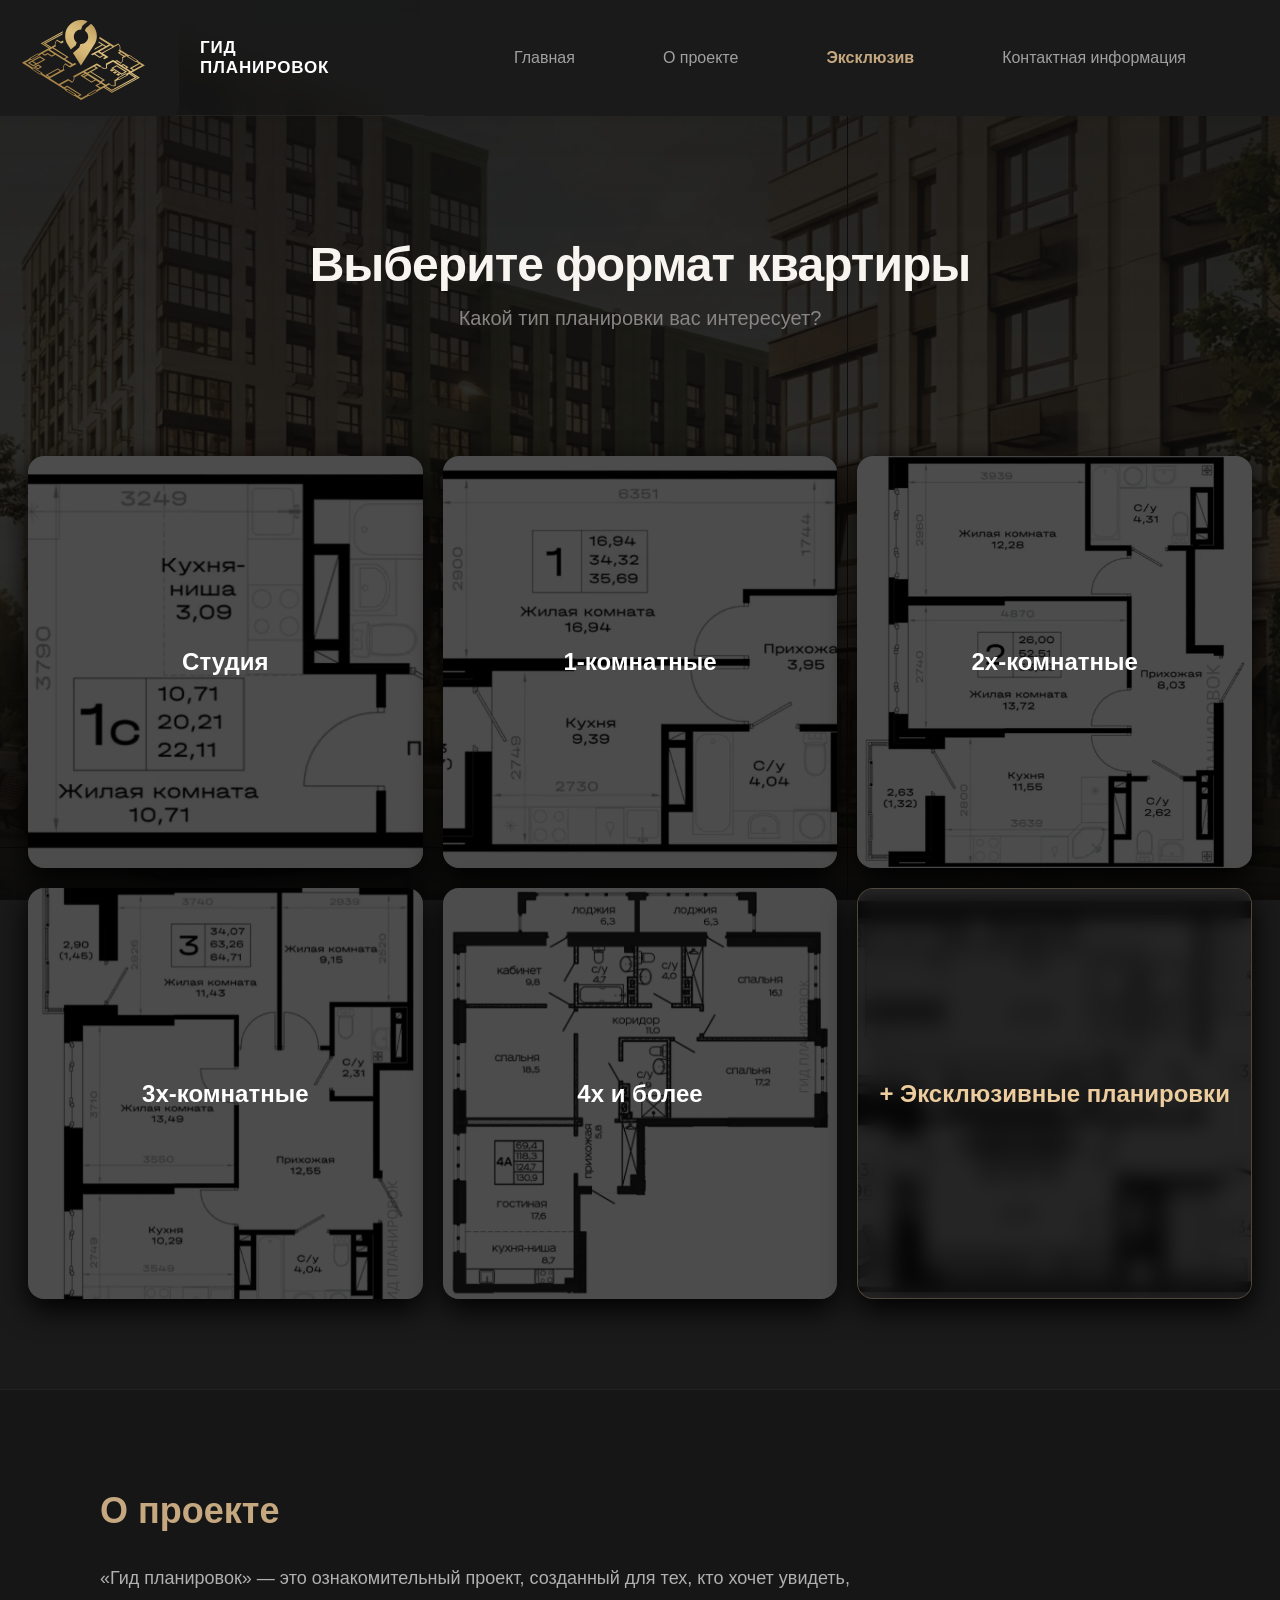
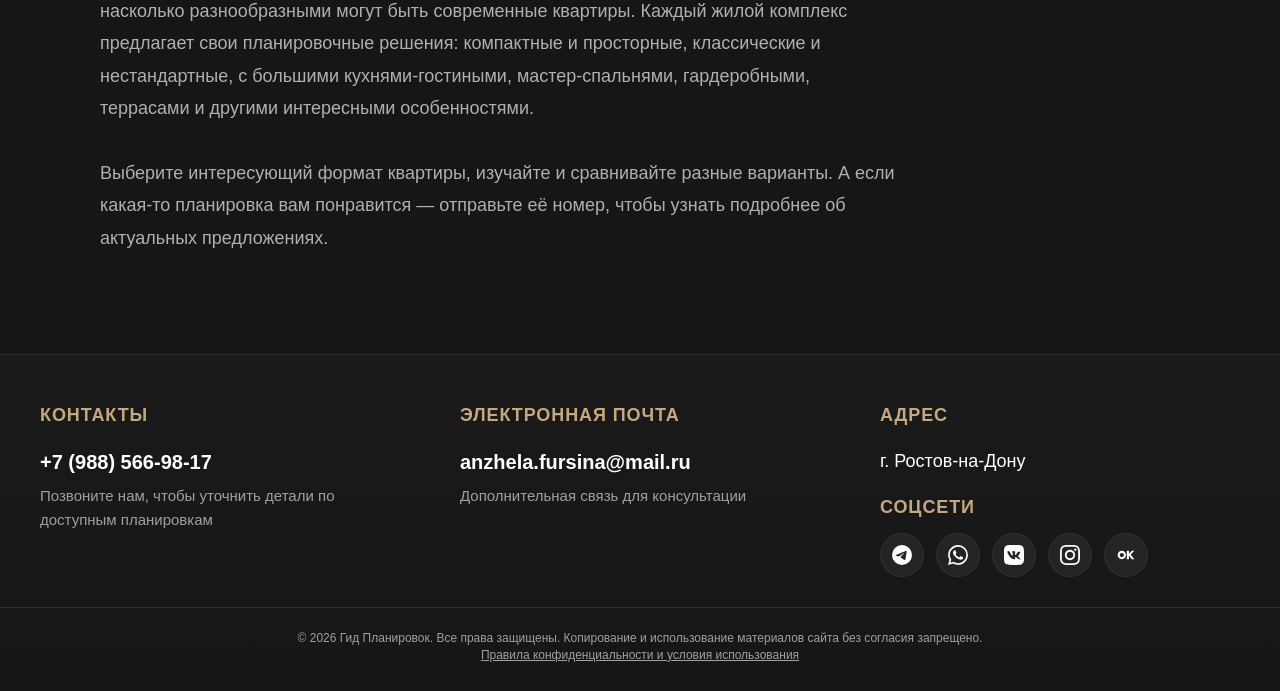
<file: index.html>
<!DOCTYPE html>
<html lang="ru">

<head>
    <meta charset="UTF-8">
    <meta name="viewport" content="width=device-width, initial-scale=1.0">
    
    <title>Гид планировок Ростова-на-Дону — Главная</title>
    <meta name="description" content="Удобный гид планировок квартир в Ростове-на-Дону. Изучайте форматы недвижимости: от уютных студий до эксклюзивных вариантов с просторными террасами.">
    <meta name="keywords" content="планировки квартир Ростов-на-Дону, купить квартиру Ростов, гид планировок, эксклюзивные квартиры, недвижимость Ростова, новостройки">
    <meta name="robots" content="index, follow"> 

    <meta property="og:title" content="Гид Планировок Ростова-на-Дону">
    <meta property="og:description" content="Выберите идеальную планировку вашей будущей квартиры в Ростове.">
    <meta property="og:type" content="website">
    <meta property="og:url" content="https://gidplanirovok.ru">
    <meta property="og:image" content="https://gidplanirovok.ru/img/og-preview.jpg">
    <meta property="og:image:width" content="1200">
    <meta property="og:image:height" content="630">
    <meta property="og:locale" content="ru_RU">
    <meta property="og:site_name" content="Гид Планировок">

    <meta name="twitter:card" content="summary_large_image">
    <meta name="twitter:title" content="Гид Планировок Ростова-на-Дону">
    <meta name="twitter:description" content="Выберите идеальную планировку вашей будущей квартиры в Ростове.">
    <meta name="twitter:image" content="https://gidplanirovok.ru/img/og-preview.jpg">

    <link rel="canonical" href="https://gidplanirovok.ru">

    <link rel="icon" href="/favicon.ico" type="image/x-icon">
    <link rel="icon" href="/img/logg.svg" type="image/svg+xml">
    <link rel="apple-touch-icon" href="/img/apple-touch-icon.png">

    <link rel="stylesheet" href="style.css">
</head>
<body>
    <header class="main-header">
        <div class="header-left-bg">
            <a href="index.html" class="logo-link" title="На главную">
                <div class="logo-box">
                    <img src="img/logg.svg" alt="Логотип" class="logo-svg">
                </div>
            </a>
        </div>
        <span class="header-brand-text">Гид Планировок</span>
        <nav class="header-right-bg">
            <a href="index.html" class="nav-link">Главная</a>
            <a href="index.html#about" class="nav-link">О проекте</a>
            <a href="exclusive.html" class="nav-link spec-link">Эксклюзив</a>
            <a href="index.html#contacts" class="nav-link">Контактная информация</a>
        </nav>
    </header>
    <main class="main-container">
        <section class="hero-section">
            <div class="new-hero-title-box">
                <h1 class="main-title">Гид планировок</h1>
            </div>
            <h3 class="secondary-title">Выберите формат квартиры</h3>
            <p class="main-subtitle">Какой тип планировки вас интересует?</p>
        </section>
        <section class="categories-grid fade-in-element">
            <a href="catalog.html?type=studio" class="category-card">
                <div class="card-image-wrapper">
                    <img src="img/studio/72940630.webp" alt="Студии" class="card-img">
                    <div class="card-overlay"></div>
                    <div class="card-text">Студия</div>
                </div>
            </a>
            <a href="catalog.html?type=1room" class="category-card">
                <div class="card-image-wrapper">
                    <img src="img/1room/304960910.webp" alt="1-комнатные" class="card-img">
                    <div class="card-overlay"></div>
                    <div class="card-text">1-комнатные</div>
                </div>
            </a>
            <a href="catalog.html?type=2room" class="category-card">
                <div class="card-image-wrapper">
                    <img src="img/2room/567213220.webp" alt="2х-комнатные" class="card-img">
                    <div class="card-overlay"></div>
                    <div class="card-text">2х-комнатные</div>
                </div>
            </a>
            <a href="catalog.html?type=3room" class="category-card">
                <div class="card-image-wrapper">
                    <img src="img/3room/938477010.webp" alt="3х-комнатные" class="card-img">
                    <div class="card-overlay"></div>
                    <div class="card-text">3х-комнатные</div>
                </div>
            </a>
            <a href="catalog.html?type=4room" class="category-card">
                <div class="card-image-wrapper">
                    <img src="img/4room/12128710000.webp" alt="4х и более" class="card-img">
                    <div class="card-overlay"></div>
                    <div class="card-text">4х и более</div>
                </div>
            </a>
            <a href="exclusive.html" class="category-card exclusive-accent">
                <div class="card-image-wrapper">
                    <img src="img/1room/456675840.webp" alt="Эксклюзив" class="card-img">
                    <div class="card-overlay"></div>
                    <div class="card-text">+ Эксклюзивные планировки</div>
                </div>
            </a>
        </section>
        <section id="about" class="about-section">
            <div class="section-content">
                <h2>О проекте</h2>
                <p>«Гид планировок» — это ознакомительный проект, созданный для тех, кто хочет увидеть, насколько разнообразными могут быть современные квартиры. Каждый жилой комплекс предлагает свои планировочные решения: компактные и просторные, классические и нестандартные, с большими кухнями-гостиными, мастер-спальнями, гардеробными, террасами и другими интересными особенностями.</p>
                <p>⠀</p>
                <p>Выберите интересующий формат квартиры, изучайте и сравнивайте разные варианты. А если какая-то планировка вам понравится — отправьте её номер, чтобы узнать подробнее об актуальных предложениях.</p>
            </div>
        </section>
        <footer id="contacts" class="main-footer">
            <div class="footer-container">
                <div class="footer-col">
                    <h3 class="footer-title">Контакты</h3>
                    <a href="tel:+79885669817" class="footer-link">+7 (988) 566-98-17</a>
                    <p class="footer-text">Позвоните нам, чтобы уточнить детали по доступным планировкам</p>
                </div>
                
                <div class="footer-col">
                    <h3 class="footer-title">Электронная почта</h3>
                    <a href="#" id="smart-mail-link" class="footer-link">anzhela.fursina@mail.ru</a>
                    <p class="footer-text">Дополнительная связь для консультации</p>
                </div>
                <div class="footer-col">
                    <h3 class="footer-title">Адрес</h3>
                    <p class="footer-address" style="margin-bottom: 25px;">г. Ростов-на-Дону</p>
                    
                    <h3 class="footer-title" style="margin-bottom: 15px;">Соцсети</h3>
                    <div class="social-icons-bar">
                        <a href="https://t.me/anzhela_sk" target="_blank" class="social-icon" title="Telegram">
                            <svg viewBox="0 0 24 24">
                                <path d="M11.944 0A12 12 0 0 0 0 12a12 12 0 0 0 12 12 12 12 0 0 0 12-12A12 12 0 0 0 12 0a12 12 0 0 0-.056 0zm4.962 7.224c.1-.002.321.023.465.14a.506.506 0 0 1 .171.325c.016.093.036.306.02.472-.18 1.898-.962 6.502-1.36 8.627-.168.9-.499 1.201-.82 1.23-.696.065-1.225-.46-1.9-.902-1.056-.693-1.653-1.124-2.678-1.8-1.185-.78-.417-1.21.258-1.91.177-.184 3.247-2.977 3.307-3.23.007-.032.014-.15-.056-.212s-.174-.041-.249-.024c-.106.024-1.793 1.114-5.061 3.316-.48.33-.913.49-1.302.48-.428-.008-1.252-.241-1.865-.44-.752-.245-1.349-.374-1.297-.789.027-.216.325-.437.892-.667 3.498-1.524 5.83-2.529 6.998-3.014 3.332-1.386 4.025-1.627 4.476-1.635z"/>
                            </svg>
                        </a>
                        
                        <a href="https://wa.me/79885669817" target="_blank" class="social-icon" title="WhatsApp">
                            <svg viewBox="0 0 24 24">
                                <path d="M17.472 14.382c-.297-.149-1.758-.867-2.03-.967-.273-.099-.471-.148-.67.15-.197.297-.767.966-.94 1.164-.173.199-.347.223-.644.075-.297-.15-1.255-.463-2.39-1.475-.883-.788-1.48-1.761-1.653-2.059-.173-.297-.018-.458.13-.606.134-.133.298-.347.446-.52.149-.174.198-.298.298-.497.099-.198.05-.371-.025-.52-.075-.149-.669-1.612-.916-2.207-.242-.579-.487-.5-.669-.51-.173-.008-.371-.01-.57-.01-.198 0-.52.074-.792.372-.272.297-1.04 1.016-1.04 2.479 0 1.462 1.065 2.875 1.213 3.074.149.198 2.096 3.2 5.077 4.487.709.306 1.262.489 1.694.625.712.227 1.36.195 1.871.118.571-.085 1.758-.719 2.006-1.413.248-.694.248-1.289.173-1.413-.074-.124-.272-.198-.57-.347m-5.421 7.403h-.004a9.87 9.87 0 01-5.031-1.378l-.361-.214-3.741.982.998-3.648-.235-.374a9.86 9.86 0 01-1.51-5.26c.001-5.45 4.436-9.884 9.888-9.884 2.64 0 5.122 1.03 6.988 2.898a9.825 9.825 0 012.893 6.994c-.003 5.45-4.437 9.884-9.885 9.884m8.413-18.297A11.815 11.815 0 0012.05 0C5.495 0 .16 5.335.157 11.892c0 2.096.547 4.142 1.588 5.945L.057 24l6.305-1.654a11.882 11.882 0 005.683 1.448h.005c6.554 0 11.89-5.335 11.893-11.893a11.821 11.821 0 00-3.48-8.413z"/>
                            </svg>
                        </a>
                
                        <a href="https://vk.ru/anzhelika0706" target="_blank" class="social-icon" title="ВКонтакте">
                            <svg viewBox="0 0 24 24">
                                <path d="M15.684 0H8.316C1.592 0 0 1.592 0 8.316v7.368C0 22.408 1.592 24 8.316 24h7.368C22.408 24 24 22.408 24 15.684V8.316C24 1.592 22.408 0 15.684 0zm3.692 17.123h-1.744c-.66 0-.862-.525-2.05-1.713-1.033-1.01-1.49-1.135-1.745-1.135-.356 0-.458.102-.458.593v1.576c0 .424-.135.678-1.254.678-1.847 0-3.898-1.12-5.34-3.186-2.17-3.05-2.763-5.356-2.763-5.83 0-.254.102-.492.593-.492h1.745c.44 0 .61.204.78.678.865 2.492 2.305 4.678 2.898 4.678.22 0 .322-.102.322-.66v-2.56c-.068-1.186-.695-1.288-.695-1.712 0-.203.17-.406.44-.406h2.746c.373 0 .508.186.508.627v3.39c0 .356.153.492.27.492.22 0 .407-.136.814-.543 1.05-1.237 1.813-2.88 1.813-2.88.102-.22.373-.474.88-.474h1.747c.525 0 .644.27.525.644-.22 1.017-2.356 4.017-2.407 4.102-.186.27-.254.39 0 .745.186.254.796.78 1.203 1.254.746.848 1.322 1.56 1.475 2.05.17.492-.085.746-.576.746z"/>
                            </svg>
                        </a>
                
                        <a href="https://instagram.com/anzhela_skd" target="_blank" class="social-icon" title="Instagram">
                            <svg viewBox="0 0 24 24">
                                <path d="M12 2.163c3.204 0 3.584.012 4.85.07 3.252.148 4.771 1.691 4.919 4.919.058 1.265.069 1.645.069 4.849 0 3.205-.012 3.584-.069 4.849-.149 3.225-1.664 4.771-4.919 4.919-1.266.058-1.644.07-4.85.07-3.204 0-3.584-.012-4.849-.07-3.26-.149-4.771-1.699-4.919-4.92-.058-1.265-.07-1.644-.07-4.849 0-3.204.013-3.583.07-4.849.149-3.227 1.664-4.771 4.919-4.919 1.266-.057 1.645-.069 4.849-.069zm0-2.163c-3.259 0-3.667.014-4.947.072-4.358.2-6.78 2.618-6.98 6.98-.059 1.281-.073 1.689-.073 4.948 0 3.259.014 3.668.072 4.948.2 4.358 2.618 6.78 6.98 6.98 1.281.058 1.689.072 4.948.072 3.259 0 3.668-.014 4.948-.072 4.354-.2 6.782-2.618 6.979-6.98.059-1.28.073-1.689.073-4.948 0-3.259-.014-3.667-.072-4.947-.196-4.354-2.617-6.78-6.979-6.98-1.281-.059-1.69-.073-4.949-.073zm0 5.838c-3.403 0-6.162 2.759-6.162 6.162s2.759 6.163 6.162 6.163 6.162-2.759 6.162-6.163c0-3.403-2.759-6.162-6.162-6.162zm0 10.162c-2.209 0-4-1.79-4-4 0-2.209 1.791-4 4-4s4 1.791 4 4c0 2.21-1.791 4-4 4zm6.406-11.845c-.796 0-1.441.645-1.441 1.44s.645 1.44 1.441 1.44c.795 0 1.439-.645 1.439-1.44s-.644-1.44-1.439-1.44z"/>
                            </svg>
                        </a>
                        <a href="https://ok.ru/profile/439739943060?utm_campaign=android_share&utm_content=profile" target="_blank" class="social-icon" title="Одноклассники">
                            <svg viewBox="0 0 24 24">
                                <path fill-rule="evenodd" clip-rule="evenodd" d="M7 7c2.76 0 5 2.24 5 5s-2.24 5-5 5s-5-2.24-5-5s2.24-5 5-5zm0 2.5c1.38 0 2.5 1.12 2.5 2.5s-1.12 2.5-2.5 2.5s-2.5-1.12-2.5-2.5s1.12-2.5 2.5-2.5zM13 7h2.5v3.5l3.5-3.5h3l-4.5 4.5l4.5 5.5h-3l-3.5-4.5v4.5H13V7z"/>
                            </svg>
                        </a>
                    </div>
                </div>
            </div>
        
            <div class="footer-bottom">
                <p>&copy; 2026 Гид Планировок. Все права защищены. Копирование и использование материалов сайта без согласия запрещено.</p>
                <p><a href="policy.html" class="privacy-link">Правила конфиденциальности и условия использования</a></p>
            </div>
        </footer>
    </main>
    <script>
        if ('scrollRestoration' in history) {
            history.scrollRestoration = 'manual';
        }
    </script>
    <script src="script.js"></script>
</body>
</html>
</file>
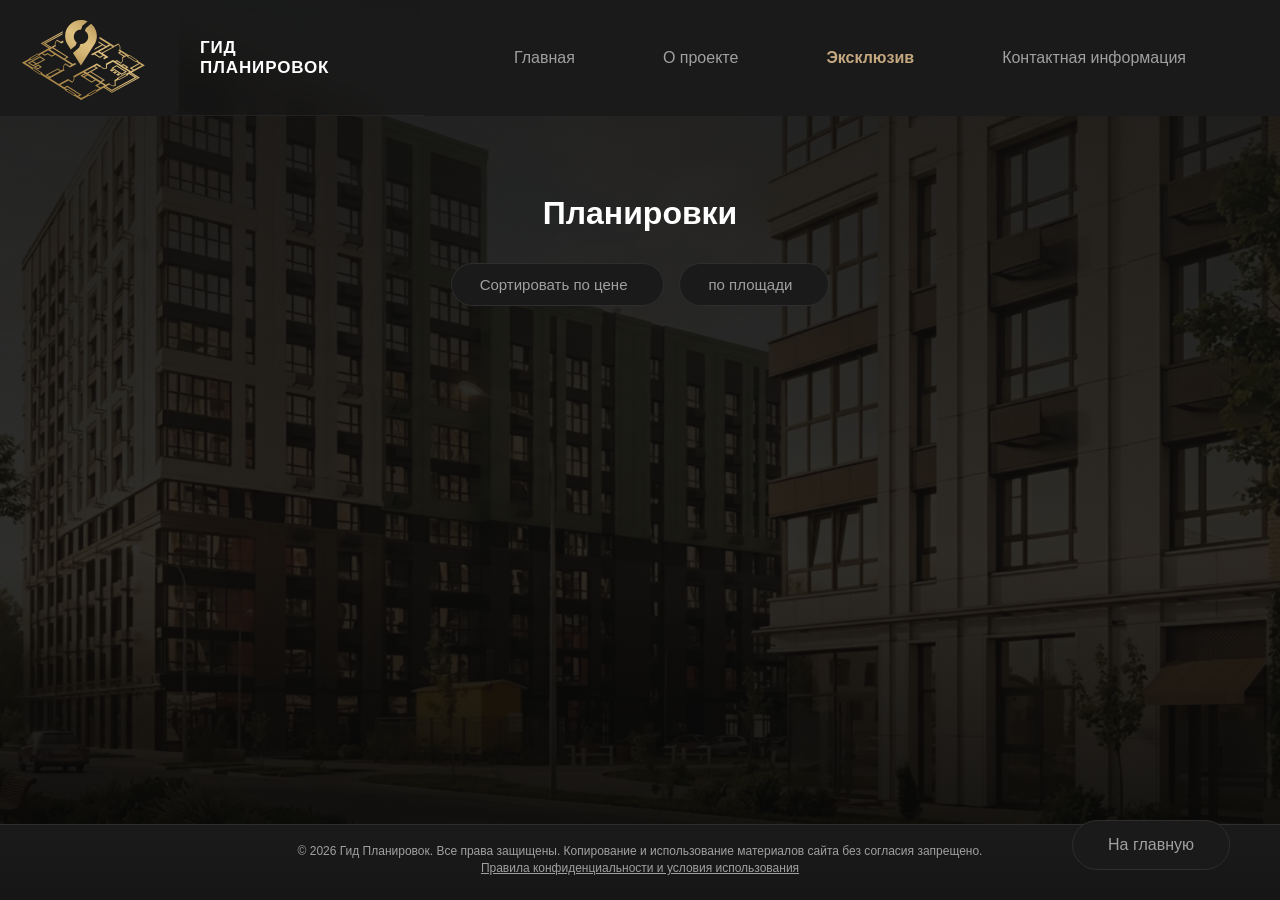
<file: catalog.html>
<!DOCTYPE html>
<html lang="ru">
<head>
    <meta charset="UTF-8">
    <meta name="viewport" content="width=device-width, initial-scale=1.0">
    <title id="meta-title">Каталог планировок квартир — Гид Планировок</title>
    <meta name="description" id="meta-description" content="Каталог планировок квартир в Ростове-на-Дону: студии, 1, 2, 3 и 4-комнатные варианты с ценами, площадью и фото.">
    <meta name="keywords" content="каталог планировок, планировки квартир Ростов-на-Дону, купить квартиру Ростов, студия, однокомнатная квартира, двухкомнатная квартира, новостройки">
    <meta name="robots" content="index, follow">

    <meta property="og:title" id="meta-og-title" content="Каталог планировок — Гид Планировок">
    <meta property="og:description" id="meta-og-description" content="Изучите планировки квартир в Ростове-на-Дону: от студий до просторных многокомнатных вариантов.">
    <meta property="og:type" content="website">
    <meta property="og:url" id="meta-og-url" content="https://gidplanirovok.ru/catalog.html">
    <meta property="og:image" content="https://gidplanirovok.ru/img/og-preview.jpg">
    <meta property="og:image:width" content="1200">
    <meta property="og:image:height" content="630">
    <meta property="og:locale" content="ru_RU">
    <meta property="og:site_name" content="Гид Планировок">

    <meta name="twitter:card" content="summary_large_image">
    <meta name="twitter:title" id="meta-twitter-title" content="Каталог планировок — Гид Планировок">
    <meta name="twitter:description" id="meta-twitter-description" content="Изучите планировки квартир в Ростове-на-Дону: от студий до просторных многокомнатных вариантов.">
    <meta name="twitter:image" content="https://gidplanirovok.ru/img/og-preview.jpg">

    <link rel="canonical" id="meta-canonical" href="https://gidplanirovok.ru/catalog.html">

    <link rel="icon" href="/favicon.ico" type="image/x-icon">
    <link rel="icon" href="/img/logg.svg" type="image/svg+xml">
    <link rel="apple-touch-icon" href="/img/apple-touch-icon.png">

    <link rel="stylesheet" href="style.css">
</head>
<body>
    <header class="main-header">
        <div class="header-left-bg">
            <a href="index.html" class="logo-link" title="На главную">
                <div class="logo-box">
                    <img src="img/logg.svg" alt="Логотип" class="logo-svg">
                </div>
            </a>
        </div>
        <span class="header-brand-text">Гид Планировок</span>
        <nav class="header-right-bg">
            <a href="index.html" class="nav-link">Главная</a>
            <a href="index.html#about" class="nav-link">О проекте</a>
            <a href="exclusive.html" class="nav-link spec-link">Эксклюзив</a>
            <a href="index.html#contacts" class="nav-link">Контактная информация</a>
        </nav>
    </header>
    <main class="catalog-container">
        <h1 class="catalog-page-title" id="catalog-title">Планировки</h1>

        <div class="sort-buttons">
            <button class="sort-btn" id="sort-price-btn" onclick="toggleSort('price')">
                <span>Сортировать по цене</span>
                <span class="sort-arrow" id="sort-price-arrow"></span>
            </button>
            <button class="sort-btn" id="sort-area-btn" onclick="toggleSort('area')">
                <span>по площади</span>
                <span class="sort-arrow" id="sort-area-arrow"></span>
            </button>
        </div>

        <section class="catalog-grid" id="catalog-grid"></section>
    </main>
    <a href="index.html" class="back-button">На главную</a>
    <footer class="main-footer minimal-footer">
        <div class="footer-bottom">
            <p>&copy; 2026 Гид Планировок. Все права защищены. Копирование и использование материалов сайта без согласия запрещено.</p>
            <p><a href="policy.html" class="privacy-link">Правила конфиденциальности и условия использования</a></p>
        </div>
    </footer>
    <script src="script.js"></script>
    <script>
        const catalogData = {
            'studio': { 
                title: 'Студии', 
                items: [
                    { img: 'img/studio/12905800.webp', price: '2 905 800', number: '№1', area: 16.55  },
                    { img: 'img/studio/25954515.webp', price: '5 954 515', number: '№2', area: 30.2  },
                    { img: 'img/studio/37461825.webp', price: '7 461 825', number: '№3', area: 36.2  },
                    { img: 'img/studio/44181625.webp', price: '4 181 625', number: '№4', area: 28.35  },
                    { img: 'img/studio/54018640.webp', price: '4 018 640', number: '№5', area: 30.56  },
                    { img: 'img/studio/63401660.webp', price: '3 401 660', number: '№6', area: 24.04  },
                    { img: 'img/studio/72940630.webp', price: '2 940 630', number: '№7', area: 22.11  },
                    { img: 'img/studio/83112200.webp', price: '3 112 200', number: '№8', area: 23.40  },
                    { img: 'img/studio/92717450.webp', price: '2 717 450', number: '№9', area: 23.63  },
                    { img: 'img/studio/103082800.webp', price: '3 082 800', number: '№10', area: 25.69  },
                    { img: 'img/studio/113902000.webp', price: '3 902 000', number: '№11', area: 23.51  },
                    { img: 'img/studio/123970000.webp', price: '3 970 000', number: '№12', area: 27.37  },
                    { img: 'img/studio/133622460.webp', price: '3 622 460', number: '№13', area: 26.20  },
                    { img: 'img/studio/143908351.webp', price: '3 908 351', number: '№14', area: 29.47  },
                    { img: 'img/studio/155837030.webp', price: '5 837 030', number: '№15', area: 35.81  },
                    { img: 'img/studio/164277820.webp', price: '4 277 820', number: '№16', area: 25.77  },
                ] 
            },
            '1room': { 
                title: '1-комнатные квартиры', 
                items: [
                    { img: 'img/1room/175856200.webp', price: '5 856 200', number: '№17', area: 32.30  },
                    { img: 'img/1room/185860575.webp', price: '5 860 575', number: '№18', area: 28.50  },
                    { img: 'img/1room/195931400.webp', price: '5 931 400', number: '№19', area: 32.60  },
                    { img: 'img/1room/207134600.webp', price: '7 134 600', number: '№20', area: 39.20  },
                    { img: 'img/1room/217606480.webp', price: '7 606 480', number: '№21', area: 42.70  },
                    { img: 'img/1room/227650375.webp', price: '7 650 375', number: '№22', area: 45.50  },
                    { img: 'img/1room/235935600.webp', price: '5 935 600', number: '№23', area: 41.80  },
                    { img: 'img/1room/245273880.webp', price: '5 273 880', number: '№24', area: 37.14  },
                    { img: 'img/1room/258462400.webp', price: '8 462 400', number: '№25', area: 51.60  },
                    { img: 'img/1room/265468400.webp', price: '5 468 400', number: '№26', area: 37.20  },
                    { img: 'img/1room/275747700.webp', price: '5 747 700', number: '№27', area: 39.35  },
                    { img: 'img/1room/285828550.webp', price: '5 828 550', number: '№28', area: 39.65  },
                    { img: 'img/1room/295777200.webp', price: '5 777 200', number: '№29', area: 40.40  },
                    { img: 'img/1room/304960910.webp', price: '4 960 910', number: '№30', area: 35.69  },
                    { img: 'img/1room/315626590.webp', price: '5 626 590', number: '№31', area: 41.07  },
                    { img: 'img/1room/324725000.webp', price: '4 725 000', number: '№32', area: 37.80  },
                    { img: 'img/1room/334825000.webp', price: '4 825 000', number: '№33', area: 38.60  },
                    { img: 'img/1room/344285000.webp', price: '4 285 000', number: '№34', area: 35.87  },
                    { img: 'img/1room/353999999.webp', price: '3 999 999', number: '№35', area: 39.24  },
                    { img: 'img/1room/365202600.webp', price: '5 202 600', number: '№36', area: 45.69  },
                    { img: 'img/1room/37.webp', price: '5 272 750', number: '№37', area: 45.98  },
                    { img: 'img/1room/386262100.webp', price: '6 262 100', number: '№38', area: 48.49  },
                    { img: 'img/1room/396766500.webp', price: '6 766 500', number: '№39', area: 52.35  },
                    { img: 'img/1room/404845000.webp', price: '4 845 000', number: '№40', area: 32.85  },
                    { img: 'img/1room/416399000.webp', price: '6 399 000', number: '№41', area: 41.59  },
                    { img: 'img/1room/426012000.webp', price: '6 012 000', number: '№42', area: 41.78  },
                    { img: 'img/1room/435539488.webp', price: '5 539 488', number: '№43', area: 43.04  },
                    { img: 'img/1room/445675680.webp', price: '5 675 680', number: '№44', area: 37.34  },
                    { img: 'img/1room/456675840.webp', price: '6 675 840', number: '№45', area: 43.92  },
                    { img: 'img/1room/465870440.webp', price: '5 870 440', number: '№46', area: 38.80  },
                    { img: 'img/1room/476729800.webp', price: '6 729 800', number: '№47', area: 46.00  },
                    { img: 'img/1room/484750460.webp', price: '4 750 460', number: '№48', area: 30.20  },
                    { img: 'img/1room/496143660.webp', price: '6 143 660', number: '№49', area: 37.01  },
                    { img: 'img/1room/507217800.webp', price: '7 217 800', number: '№50', area: 47.80  },
                    { img: 'img/1room/515457240.webp', price: '5 457 240', number: '№51', area: 33.48  },
                ] 
            },
            '2room': { 
                title: '2-комнатные квартиры', 
                items: [
                    { img: 'img/2room/5214403348.webp', price: '14 403 348', number: '№52', area: 71.10  },
                    { img: 'img/2room/538314500.webp', price: '8 314 500', number: '№53', area: 49.50  },
                    { img: 'img/2room/547928800.webp', price: '7 928 800', number: '№54', area: 58.30  },
                    { img: 'img/2room/558275500.webp', price: '8 275 500', number: '№55', area: 61.30  },
                    { img: 'img/2room/567213220.webp', price: '7 213 220', number: '№56', area: 53.83  },
                    { img: 'img/2room/578947180.webp', price: '8 947 180', number: '№57', area: 66.77  },
                    { img: 'img/2room/587371216.webp', price: '7 371 216', number: '№58', area: 54.24  },
                    { img: 'img/2room/597826940.webp', price: '7 826 940', number: '№59', area: 64.90  },
                    { img: 'img/2room/606510000.webp', price: '6 510 000', number: '№60', area: 62.00  },
                    { img: 'img/2room/617505460.webp', price: '7 505 460', number: '№61', area: 66.42  },
                    { img: 'img/2room/626118350.webp', price: '6 118 350', number: '№62', area: 58.27  },
                    { img: 'img/2room/638010000.webp', price: '8 010 000', number: '№63', area: 67.02  },
                    { img: 'img/2room/648140800.webp', price: '8 140 800', number: '№64', area: 68.37  },
                    { img: 'img/2room/657264400.webp', price: '7 264 400', number: '№65', area: 66.04  },
                    { img: 'img/2room/669622050.webp', price: '9 622 050', number: '№66', area: 84.27  },
                    { img: 'img/2room/679242400.webp', price: '9 242 400', number: '№67', area: 77.40  },
                    { img: 'img/2room/687077000.webp', price: '7 077 000', number: '№68', area: 43.81  },
                    { img: 'img/2room/698352000.webp', price: '8 352 000', number: '№69', area: 59.04  },
                    { img: 'img/2room/70.webp', price: '8 382 000', number: '№70', area: 59.90  },
                    { img: 'img/2room/71.webp', price: '8 594 000', number: '№71', area: 62.92  },
                    { img: 'img/2room/726510443.webp', price: '6 510 443', number: '№72', area: 55.53  },
                    { img: 'img/2room/737386624.webp', price: '7 386 624', number: '№73', area: 64.96  },
                    { img: 'img/2room/748862500.webp', price: '8 862 500', number: '№74', area: 62.05  },
                    { img: 'img/2room/759876870.webp', price: '9 876 870', number: '№75', area: 62.91  },
                    { img: 'img/2room/767616070.webp', price: '7 616 070', number: '№76', area: 53.90  },
                    { img: 'img/2room/778757710.webp', price: '8 757 710', number: '№77', area: 66.70  },
                    { img: 'img/2room/78.webp', price: '8 246 560', number: '№78', area: 59.20  },
                    { img: 'img/2room/797628820.webp', price: '7 628 820', number: '№79', area: 47.98  },
                    { img: 'img/2room/807785600.webp', price: '7 785 600', number: '№80', area: 48.66  },
                    { img: 'img/2room/818675760.webp', price: '8 675 760', number: '№81', area: 58.62  },
                    { img: 'img/2room/8210120500.webp', price: '10 120 500', number: '№82', area: 77.85  },
                    { img: 'img/2room/8310388400.webp', price: '10 388 400', number: '№83', area: 78.70  },
                ]
            },
            '3room': { 
                title: '3-комнатные квартиры', 
                items: [
                    { img: 'img/3room/8416316240.webp', price: '16 316 240', number: '№84', area: 84.52  },
                    { img: 'img/3room/8518022350.webp', price: '18 022 350', number: '№85', area: 87.96  },
                    { img: 'img/3room/8618640988.webp', price: '18 640 988', number: '№86', area: 92.01  },
                    { img: 'img/3room/8711501000.webp', price: '11 501 000', number: '№87', area: 77.00  },
                    { img: 'img/3room/8810139400.webp', price: '10 139 400', number: '№88', area: 77.40  },
                    { img: 'img/3room/8910036200.webp', price: '10 036 200', number: '№89', area: 77.81  },
                    { img: 'img/3room/9010036201.webp', price: '10 036 201', number: '№90', area: 78.30  },
                    { img: 'img/3room/918982270.webp', price: '8 982 270', number: '№91', area: 69.63  },
                    { img: 'img/3room/929651780.webp', price: '9 651 780', number: '№92', area: 74.82  },
                    { img: 'img/3room/938477010.webp', price: '8 477 010', number: '№93', area: 64.71  },
                    { img: 'img/3room/9411327570.webp', price: '11 327 570', number: '№94', area: 86.47  },
                    { img: 'img/3room/958592150.webp', price: '8 592 150', number: '№95', area: 81.83  },
                    { img: 'img/3room/968325420.webp', price: '8 325 420', number: '№96', area: 73.67  },
                    { img: 'img/3room/978764860.webp', price: '8 764 860', number: '№97', area: 85.93  },
                    { img: 'img/3room/9810060500.webp', price: '10 060 500', number: '№98', area: 88.55  },
                    { img: 'img/3room/999452000.webp', price: '9 452 000', number: '№99', area: 62.12  },
                    { img: 'img/3room/1009376000.webp', price: '9 376 000', number: '№100', area: 64.24  },
                    { img: 'img/3room/10110771000.webp', price: '10 771 000', number: '№101', area: 77.74  },
                    { img: 'img/3room/1029988000.webp', price: '9 988 000', number: '№102', area: 76.53  },
                    { img: 'img/3room/103.webp', price: '10 221 999', number: '№103', area: 79.60  },
                    { img: 'img/3room/1048758950.webp', price: '8 758 950', number: '№104', area: 83.95  },
                    { img: 'img/3room/1057410000.webp', price: '7 410 000', number: '№105', area: 64.13  },
                    { img: 'img/3room/10611734080.webp', price: '11 734 080', number: '№106', area: 80.48  },
                    { img: 'img/3room/10710614240.webp', price: '10 614 240', number: '№107', area: 84.24  },
                    { img: 'img/3room/10811095560.webp', price: '11 095 560', number: '№108', area: 88.06  },
                    { img: 'img/3room/10910438560.webp', price: '10 438 560', number: '№109', area: 79.20  },
                    { img: 'img/3room/1109091060.webp', price: '9 091 060', number: '№110', area: 68.20  },
                    { img: 'img/3room/1119727620.webp', price: '9 727 620', number: '№111', area: 73.14  },
                    { img: 'img/3room/11212380130.webp', price: '12 380 130', number: '№112', area: 95.97  },
                    { img: 'img/3room/11310158120.webp', price: '10 158 120', number: '№113', area: 80.62  },

                ] 
            },
            '4room': { 
                title: '4-комнатные и более', 
                items: [
                    { img: 'img/4room/11452500000.webp', price: '52 500 000', number: '№114', area: 157.45  },
                    { img: 'img/4room/11521443950.webp', price: '21 443 950', number: '№115', area: 144.50  },
                    { img: 'img/4room/11626364890.webp', price: '26 364 890', number: '№116', area: 176.31  },
                    { img: 'img/4room/11724068508.webp', price: '24 068 508', number: '№117', area: 118.45  },
                    { img: 'img/4room/11819669647.webp', price: '19 669 647', number: '№118', area: 104.23  },
                    { img: 'img/4room/11926962424.webp', price: '26 962 424', number: '№119', area: 132.64  },
                    { img: 'img/4room/12011363280.webp', price: '11 363 280', number: '№120', area: 100.35  },
                    { img: 'img/4room/12128710000.webp', price: '28 710 000', number: '№121', area: 130.90  },
                ] 
            }
        };
        const params = new URLSearchParams(window.location.search);
        const currentType = params.get('type');
        const grid = document.getElementById('catalog-grid');
        const titleElement = document.getElementById('catalog-title');

        // SEO-метаданные под каждый тип планировки — чтобы 5 адресов
        // catalog.html?type=... были для поисковика по-настоящему разными
        // страницами (title/description/canonical свои у каждой), а не
        // дублями друг друга.
        const metaByType = {
            studio: {
                title: 'Планировки квартир-студий в Ростове-на-Дону — Гид Планировок',
                description: 'Планировки квартир-студий в Ростове-на-Дону: цены, площадь и фото. Подберите подходящий вариант студии.'
            },
            '1room': {
                title: 'Планировки 1-комнатных квартир в Ростове-на-Дону — Гид Планировок',
                description: 'Планировки 1-комнатных квартир в Ростове-на-Дону: цены, площадь и фото вариантов.'
            },
            '2room': {
                title: 'Планировки 2-комнатных квартир в Ростове-на-Дону — Гид Планировок',
                description: 'Планировки 2-комнатных квартир в Ростове-на-Дону: цены, площадь и фото вариантов.'
            },
            '3room': {
                title: 'Планировки 3-комнатных квартир в Ростове-на-Дону — Гид Планировок',
                description: 'Планировки 3-комнатных квартир в Ростове-на-Дону: цены, площадь и фото вариантов.'
            },
            '4room': {
                title: 'Планировки 4-комнатных и более квартир в Ростове-на-Дону — Гид Планировок',
                description: 'Планировки 4-комнатных и более квартир в Ростове-на-Дону: цены, площадь и фото вариантов.'
            }
        };

        if (currentType && metaByType[currentType]) {
            const m = metaByType[currentType];
            const canonicalUrl = `https://gidplanirovok.ru/catalog.html?type=${currentType}`;

            document.title = m.title;
            document.getElementById('meta-title').innerText = m.title;
            document.getElementById('meta-description').setAttribute('content', m.description);
            document.getElementById('meta-og-title').setAttribute('content', m.title);
            document.getElementById('meta-og-description').setAttribute('content', m.description);
            document.getElementById('meta-og-url').setAttribute('content', canonicalUrl);
            document.getElementById('meta-twitter-title').setAttribute('content', m.title);
            document.getElementById('meta-twitter-description').setAttribute('content', m.description);
            document.getElementById('meta-canonical').setAttribute('href', canonicalUrl);
        }

        // Текущее состояние сортировки: null (не сортировано), либо {field: 'price'|'area', direction: 'desc'|'asc'}
        let currentSort = null;

        function parseNumber(value) {
            if (typeof value === 'number') return value;
            return parseInt(String(value).replace(/\D/g, ''), 10) || 0;
        }

        // Кэш уже созданных карточек — при пересортировке переиспользуем их
        // (просто меняем порядок в DOM), а не создаём заново. Так браузеру не
        // приходится заново декодировать уже загруженные картинки при каждом клике.
        const cardCache = new Map();

        function renderGrid(items) {
            items.forEach((apartment) => {
                const key = apartment.number || apartment.img;
                let card = cardCache.get(key);
                if (!card) {
                    card = document.createElement('a');
                    card.href = `details.html?img=${encodeURIComponent(apartment.img)}&price=${encodeURIComponent(apartment.price)}&number=${encodeURIComponent(apartment.number || '')}`;
                    card.className = 'apartment-card';
                    card.style.textDecoration = 'none';
                    card.innerHTML = `
                        <div class="apartment-img-placeholder">
                            <img src="${apartment.img}" decoding="async" alt="Планировка" onerror="this.src='img/studio-1.jpg'">
                        </div>
                        <div class="apartment-info-tag">
                            <span class="price-text">от ${apartment.price} ₽</span>
                            <span class="apartment-number">${apartment.number || ''}</span>
                        </div>
                    `;
                    cardCache.set(key, card);
                    grid.appendChild(card);
                    // Плавное появление только для новых карточек (первая отрисовка)
                    setTimeout(() => card.classList.add('visible'), 50);
                } else {
                    // Карточка уже существует и уже загружена — просто переставляем
                    // её в нужное место в DOM (это НЕ вызывает повторную загрузку картинки)
                    grid.appendChild(card);
                }
            });
        }

        function getSortedItems() {
            const items = catalogData[currentType].items.slice();
            if (!currentSort) return items;
            const field = currentSort.field;
            items.sort((a, b) => {
                const diff = parseNumber(a[field]) - parseNumber(b[field]);
                return currentSort.direction === 'desc' ? -diff : diff;
            });
            return items;
        }

        function updateSortButtons() {
            const priceArrow = document.getElementById('sort-price-arrow');
            const areaArrow = document.getElementById('sort-area-arrow');
            const priceBtn = document.getElementById('sort-price-btn');
            const areaBtn = document.getElementById('sort-area-btn');
            priceArrow.textContent = '';
            areaArrow.textContent = '';
            priceBtn.classList.remove('active');
            areaBtn.classList.remove('active');
            if (currentSort) {
                const arrow = currentSort.direction === 'desc' ? '▼' : '▲';
                if (currentSort.field === 'price') {
                    priceArrow.textContent = arrow;
                    priceBtn.classList.add('active');
                } else {
                    areaArrow.textContent = arrow;
                    areaBtn.classList.add('active');
                }
            }
        }

        function toggleSort(field) {
            if (currentSort && currentSort.field === field) {
                // Повторный клик по той же кнопке — меняем направление
                currentSort.direction = currentSort.direction === 'desc' ? 'asc' : 'desc';
            } else {
                // Первый клик — от дорогой/большой к дешёвой/маленькой
                currentSort = { field: field, direction: 'desc' };
            }
            updateSortButtons();
            renderGrid(getSortedItems());
        }

        if (catalogData[currentType]) {
            const data = catalogData[currentType];
            titleElement.innerText = data.title; 
            renderGrid(data.items);
        }
    </script>
</body>
</html>
</file>
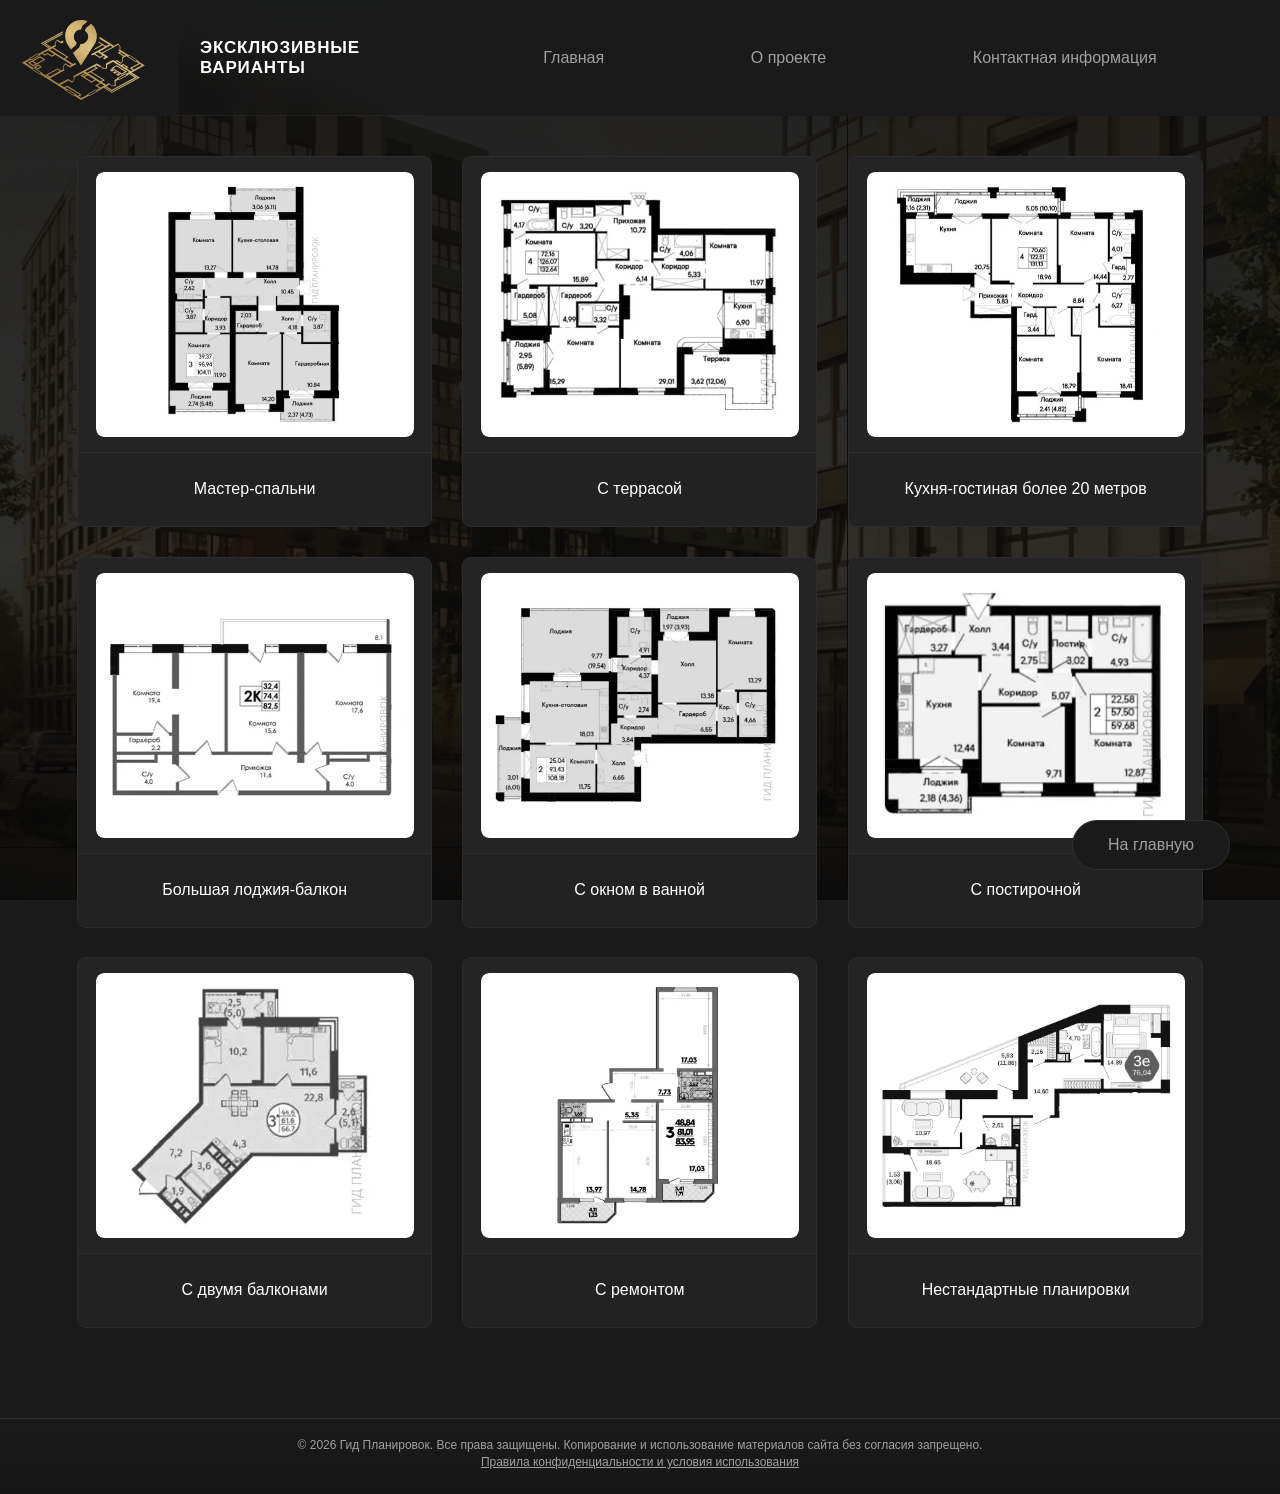
<file: exclusive.html>
<!DOCTYPE html>
<html lang="ru">
<head>
    <meta charset="UTF-8">
    <meta name="viewport" content="width=device-width, initial-scale=1.0">
    <title>Эксклюзивные планировки квартир — Гид Планировок</title>
    <meta name="description" content="Эксклюзивные планировки квартир в Ростове-на-Дону: нестандартные варианты с просторными террасами, мастер-спальнями и гардеробными.">
    <meta name="keywords" content="эксклюзивные квартиры, планировки квартир Ростов-на-Дону, квартиры с террасой, недвижимость Ростова, новостройки">
    <meta name="robots" content="noindex, follow">

    <meta property="og:title" content="Эксклюзивные планировки — Гид Планировок">
    <meta property="og:description" content="Нестандартные варианты планировок квартир в Ростове-на-Дону: террасы, мастер-спальни и гардеробные.">
    <meta property="og:type" content="website">
    <meta property="og:url" content="https://gidplanirovok.ru/exclusive.html">
    <meta property="og:image" content="https://gidplanirovok.ru/img/og-preview.jpg">
    <meta property="og:image:width" content="1200">
    <meta property="og:image:height" content="630">
    <meta property="og:locale" content="ru_RU">
    <meta property="og:site_name" content="Гид Планировок">

    <meta name="twitter:card" content="summary_large_image">
    <meta name="twitter:title" content="Эксклюзивные планировки — Гид Планировок">
    <meta name="twitter:description" content="Нестандартные варианты планировок квартир в Ростове-на-Дону: террасы, мастер-спальни и гардеробные.">
    <meta name="twitter:image" content="https://gidplanirovok.ru/img/og-preview.jpg">

    <link rel="canonical" href="https://gidplanirovok.ru/exclusive.html">

    <link rel="icon" href="/favicon.ico" type="image/x-icon">
    <link rel="icon" href="/img/logg.svg" type="image/svg+xml">
    <link rel="apple-touch-icon" href="/img/apple-touch-icon.png">

    <link rel="stylesheet" href="style.css">
</head>
<body>
    <header class="main-header">
        <a href="index.html" style="text-decoration: none; display: flex; align-items: center;">
            <div class="header-left-bg">
                <a href="index.html" class="logo-link" title="На главную">
                    <div class="logo-box">
                        <img src="img/logg.svg" alt="Логотип" class="logo-svg">
                    </div>
                </a>
            </div>
            <span class="header-brand-text">Эксклюзивные варианты</span>
        </a>
       <nav class="header-right-bg">
            <a href="index.html" class="nav-link">Главная</a>
            <a href="index.html#about" class="nav-link">О проекте</a>
            <a href="index.html#contacts" class="nav-link">Контактная информация</a>
        </nav>
    </header>
    <main class="exclusive-container">
        <div id="exclusive-step-1" class="exclusive-view-wrapper">
            <div class="exclusive-content-left">
                <section class="exclusive-grid">                
                    <div class="exclusive-card" onclick="showExclusiveDetails('Мастер-спальни')">
                        <div class="exclusive-img-slot"><img src="img/exclusive/master/12320549701.webp" alt="Мастер-спальни"></div>
                        <div class="exclusive-tag"><span>Мастер-спальни</span></div>
                    </div>
                    <div class="exclusive-card" onclick="showExclusiveDetails('С террасой')">
                        <div class="exclusive-img-slot"><img src="img/exclusive/terrace/13026962424.webp" alt="С террасой"></div>
                        <div class="exclusive-tag"><span>С террасой</span></div>
                    </div>
                    <div class="exclusive-card" onclick="showExclusiveDetails('Кухня-гостиная более 20 метров')">
                        <div class="exclusive-img-slot"><img src="img/exclusive/kitchen/15424067959.webp" alt="Кухня-гостиная"></div>
                        <div class="exclusive-tag"><span>Кухня-гостиная более 20 метров</span></div>
                    </div>
                    <div class="exclusive-card" onclick="showExclusiveDetails('Большая лoджия-балкон')">
                        <div class="exclusive-img-slot"><img src="img/exclusive/loggiabalcony/15813253175.webp" alt="Большая лоджия"></div>
                        <div class="exclusive-tag"><span>Большая лoджия-балкон</span></div>
                    </div>
                    <div class="exclusive-card" onclick="showExclusiveDetails('С окном в ванной')">
                        <div class="exclusive-img-slot"><img src="img/exclusive/window/17023681449.webp" alt="Окно в ванной"></div>
                        <div class="exclusive-tag"><span>С окном в ванной</span></div>
                    </div>
                    <div class="exclusive-card" onclick="showExclusiveDetails('С постирочной')">
                        <div class="exclusive-img-slot"><img src="img/exclusive/laundry/17611262444.webp" alt="С постирочной"></div>
                        <div class="exclusive-tag"><span>С постирочной</span></div>
                    </div>
                    <div class="exclusive-card" onclick="showExclusiveDetails('С двумя балконами')">
                        <div class="exclusive-img-slot"><img src="img/exclusive/2balcony/18512247000.webp" alt="Два балкона"></div>
                        <div class="exclusive-tag"><span>С двумя балконами</span></div>
                    </div>
                    <div class="exclusive-card" onclick="showExclusiveDetails('С ремонтом')">
                        <div class="exclusive-img-slot"><img src="img/exclusive/repair/1968817715.webp" alt="С ремонтом"></div>
                        <div class="exclusive-tag"><span>С ремонтом</span></div>
                    </div>
                    <div class="exclusive-card" onclick="showExclusiveDetails('Нестандартные планировки')">
                        <div class="exclusive-img-slot"><img src="img/exclusive/custom/2129885200.webp" alt="Нестандартные"></div>
                        <div class="exclusive-tag"><span>Нестандартные планировки</span></div>
                    </div>
                </section>
            </div>
            <aside class="exclusive-sidebar-desktop">
                <h2 class="sidebar-title">В чем суть эксклюзивных планировок?</h2>
                <div class="sidebar-text-block">
                    <p>Эксклюзивные форматы жилья созданы для тех, кто ищет бескомпромиссный уровень комфорта и индивидуальности.</p>
                    <p>Они включают в себя увеличенную высоту потолков, приватные террасы, мастер-спальни с собственными гардеробными и ванными комнатами, а также выделенные зоны под домашние прачечные или кабинеты.</p>
                    <p>Каждый такой вариант уникален и выпускается в ограниченном количестве в рамках нашего проекта. Выберите интересующий тип, чтобы изучить планировочные решения.</p>
                </div>
            </aside>
            <a href="index.html" class="back-button">На главную</a>
        </div>
       <div id="exclusive-step-2" style="display: none;">
            <div class="catalog-container">
                <h1 class="catalog-page-title" id="dynamic-exclusive-title">Название категории</h1>

                <div class="sort-buttons">
                    <button class="sort-btn" id="sort-price-btn" onclick="toggleSort('price')">
                        <span>Сортировать по цене</span>
                        <span class="sort-arrow" id="sort-price-arrow"></span>
                    </button>
                    <button class="sort-btn" id="sort-area-btn" onclick="toggleSort('area')">
                        <span>по площади</span>
                        <span class="sort-arrow" id="sort-area-arrow"></span>
                    </button>
                </div>

                <section class="catalog-grid" id="step-2-grid"></section>
            </div>
            <button class="back-button" onclick="goBackToCategories()">← Назад к категориям</button>
        </div>
    </main>
    <footer class="main-footer minimal-footer">
        <div class="footer-bottom">
            <p>&copy; 2026 Гид Планировок. Все права защищены. Копирование и использование материалов сайта без согласия запрещено.</p>
            <p><a href="policy.html" class="privacy-link">Правила конфиденциальности и условия использования</a></p>
        </div>
    </footer>
    <script src="script.js"></script>
    <script>
        const exclusiveData = {
            'Мастер-спальни': [
                { img: 'img/exclusive/master/1226510000.webp', price: '6 510 000', number: '№122', area: 62.00  },
                { img: 'img/exclusive/master/12320549701.webp', price: '20 549 701', number: '№123', area: 104.11  },
                { img: 'img/exclusive/master/12426962424.webp', price: '26 962 424', number: '№124', area: 132.64  },
                { img: 'img/exclusive/master/12524068508.webp', price: '24 068 508', number: '№125', area: 118.45  },
                { img: 'img/exclusive/master/12622904900.webp', price: '22 904 900', number: '№126', area: 115.30  },
            ],
            'С террасой': [
                { img: 'img/exclusive/terrace/12748487500.webp', price: '48 487 500', number: '№127', area: 166.15  },
                { img: 'img/exclusive/terrace/12881312750.webp', price: '81 312 750', number: '№128', area: 367.06  },
                { img: 'img/exclusive/terrace/12926935940.webp', price: '26 935 940', number: '№129', area: 95.18  },
                { img: 'img/exclusive/terrace/13026962424.webp', price: '26 962 424', number: '№130', area: 132.64  },
                { img: 'img/exclusive/terrace/13124068508.webp', price: '24 068 508', number: '№131', area: 118.45  },
                { img: 'img/exclusive/terrace/13235301000.webp', price: '35 301 000', number: '№132', area: 84.05  },
                { img: 'img/exclusive/terrace/13341080000.webp', price: '41 080 000', number: '№133', area: 82.16  },
                { img: 'img/exclusive/terrace/13415868500.webp', price: '15 868 500', number: '№134', area: 75.30  },
                { img: 'img/exclusive/terrace/13511893200.webp', price: '11 893 200', number: '№135', area: 116.31  },
                { img: 'img/exclusive/terrace/1369038800.webp', price: '9 038 800', number: '№136', area: 75.86  },
                { img: 'img/exclusive/terrace/13710395800.webp', price: '10 395 800', number: '№137', area: 97.51  },
                { img: 'img/exclusive/terrace/13812189400.webp', price: '12 189 400', number: '№138', area: 146.89  },
                { img: 'img/exclusive/terrace/13911914100.webp', price: '11 914 100', number: '№139', area: 69.20  },
                { img: 'img/exclusive/terrace/14012495710.webp', price: '12 495 710', number: '№140', area: 73.10  },
                { img: 'img/exclusive/terrace/14119623610.webp', price: '19 623 610', number: '№141', area: 114.80  },
                { img: 'img/exclusive/terrace/14230397709.webp', price: '30 397 709', number: '№142', area: 185.20  },
                { img: 'img/exclusive/terrace/14312709000.webp', price: '12 709 000', number: '№143', area: 69.04  },
                { img: 'img/exclusive/terrace/1446394960.webp', price: '6 394 960', number: '№144', area: 37.84  },
                { img: 'img/exclusive/terrace/1456845200.webp', price: '6 845 200', number: '№145', area: 43.60  },
                { img: 'img/exclusive/terrace/1467177940.webp', price: '7 177 940', number: '№146', area: 45.43  },
                { img: 'img/exclusive/terrace/14710324790.webp', price: '10 324 790', number: '№147', area: 77.63  },
                { img: 'img/exclusive/terrace/14810350990.webp', price: '10 350 990', number: '№148', area: 76.11  },
                { img: 'img/exclusive/terrace/1499356550.webp', price: '9 356 550', number: '№149', area: 70.35  },
                { img: 'img/exclusive/terrace/1505131710.webp', price: '5 131 710', number: '№150', area: 30.01  },
            ],
            'Кухня-гостиная более 20 метров': [
                { img: 'img/exclusive/kitchen/15114170000.webp', price: '14 170 000', number: '№151', area: 91.10  },
                { img: 'img/exclusive/kitchen/15212848000.webp', price: '12 848 000', number: '№152', area: 81.50  },
                { img: 'img/exclusive/kitchen/15321980586.webp', price: '21 980 586', number: '№153', area: 115.23  },
                { img: 'img/exclusive/kitchen/15424067959.webp', price: '24 067 959', number: '№154', area: 131.13  },
                { img: 'img/exclusive/kitchen/15511358900.webp', price: '11 358 900', number: '№155', area: 60.30  },
                { img: 'img/exclusive/kitchen/15611623500.webp', price: '11 623 500', number: '№156', area: 61.90  },
            ],
            'Большая лoджия-балкон': [
                { img: 'img/exclusive/loggiabalcony/1578216175.webp', price: '8 216 175', number: '№157', area: 53.30  },
                { img: 'img/exclusive/loggiabalcony/15813253175.webp', price: '13 253 175', number: '№158', area: 82.50  },
                { img: 'img/exclusive/loggiabalcony/15911501000.webp', price: '11 501 000', number: '№159', area: 77.00  },
                { img: 'img/exclusive/loggiabalcony/1606887000.webp', price: '6 887 000', number: '№160', area: 48.50  },
                { img: 'img/exclusive/loggiabalcony/1617509500.webp', price: '7 509 500', number: '№161', area: 65.30  },
                { img: 'img/exclusive/loggiabalcony/16212262437.webp', price: '12 262 437', number: '№162', area: 63.30  },
                { img: 'img/exclusive/loggiabalcony/16322947750.webp', price: '22 947 750', number: '№163', area: 131.13  },
                { img: 'img/exclusive/loggiabalcony/1647264400.webp', price: '7 264 400', number: '№164', area: 66.04  },
                { img: 'img/exclusive/loggiabalcony/1658764860.webp', price: '8 764 860', number: '№165', area: 85.93  },
                { img: 'img/exclusive/loggiabalcony/16611377970.webp', price: '11 377 970', number: '№166', area: 100.35  },
                { img: 'img/exclusive/loggiabalcony/16710918080.webp', price: '10 918 080', number: '№167', area: 80.48  },
                { img: 'img/exclusive/loggiabalcony/16812634320.webp', price: '12 634 320', number: '№168', area: 69.04  },
                { img: 'img/exclusive/loggiabalcony/1699609100.webp', price: '9 609 100', number: '№169', area: 59.60  },
            ],
            'С окном в ванной': [
                { img: 'img/exclusive/window/17023681449.webp', price: '23 681 449', number: '№170', area: 108.18  },
                { img: 'img/exclusive/window/17121980586.webp', price: '21 980 586', number: '№171', area: 115.23  },
                { img: 'img/exclusive/window/17220299493.webp', price: '20 299 493', number: '№172', area: 88.10  },
                { img: 'img/exclusive/window/17311655000.webp', price: '11 655 000', number: '№173', area: 63.20  },
            ],
            'С постирочной': [
                { img: 'img/exclusive/laundry/1749752121.webp', price: '9 752 121', number: '№174', area: 47.65  },
                { img: 'img/exclusive/laundry/17520299493.webp', price: '20 299 493', number: '№175', area: 88.10  },
                { img: 'img/exclusive/laundry/17611262444.webp', price: '11 262 444', number: '№176', area: 59.68  },
            ],
            'С двумя балконами': [
                { img: 'img/exclusive/2balcony/1776838500.webp', price: '6 838 500', number: '№177', area: 48.50  },
                { img: 'img/exclusive/2balcony/1788488350.webp', price: '8 488 350', number: '№178', area: 72.55  },
                { img: 'img/exclusive/2balcony/17912943885.webp', price: '12 943 885', number: '№179', area: 68.59  },
                { img: 'img/exclusive/2balcony/18023681449.webp', price: '23 681 449', number: '№180', area: 108.18  },
                { img: 'img/exclusive/2balcony/18111829850.webp', price: '11 829 850', number: '№181', area: 61.36  },
                { img: 'img/exclusive/2balcony/18211522408.webp', price: '11 522 408', number: '№182', area: 57.60  },
                { img: 'img/exclusive/2balcony/18313792026.webp', price: '13 792 026', number: '№183', area: 67.00  },
                { img: 'img/exclusive/2balcony/18416154631.webp', price: '16 154 631', number: '№184', area: 89.03  },
                { img: 'img/exclusive/2balcony/18512247000.webp', price: '12 247 000', number: '№185', area: 66.70  },
                { img: 'img/exclusive/2balcony/18622904900.webp', price: '22 904 900', number: '№186', area: 115.30  },
                { img: 'img/exclusive/2balcony/18714718000.webp', price: '14 718 000', number: '№187', area: 109.25  },
                { img: 'img/exclusive/2balcony/18812339600.webp', price: '12 339 600', number: '№188', area: 88.12  },
            ],
            'С ремонтом': [
                { img: 'img/exclusive/repair/1893567096.webp', price: '3 567 096', number: '№189', area: 26.64  },
                { img: 'img/exclusive/repair/1903466124.webp', price: '3 466 124', number: '№190', area: 26.12  },
                { img: 'img/exclusive/repair/1915539488.webp', price: '5 539 488', number: '№191', area: 43.04  },
                { img: 'img/exclusive/repair/1926510443.webp', price: '6 510 443', number: '№192', area: 55.53  },
                { img: 'img/exclusive/repair/1937386624.webp', price: '7 386 624', number: '№193', area: 64.96  },
                { img: 'img/exclusive/repair/1947390000.webp', price: '7 390 000', number: '№194', area: 64.13  },
                { img: 'img/exclusive/repair/1958730000.webp', price: '8 730 000', number: '№195', area: 82.58  },
                { img: 'img/exclusive/repair/1968817715.webp', price: '8 817 715', number: '№196', area: 83.95  },
                { img: 'img/exclusive/repair/1973633360.webp', price: '3 633 360', number: '№197', area: 26.20  },
                { img: 'img/exclusive/repair/1983967291.webp', price: '3 967 291', number: '№198', area: 29.47  },
            ],
            'Нестандартные планировки': [
                { img: 'img/exclusive/custom/19913624258.webp', price: '13 624 258', number: '№199', area: 62.30  },
                { img: 'img/exclusive/custom/20016780996.webp', price: '16 780 996', number: '№200', area: 74.58  },
                { img: 'img/exclusive/custom/20117263904.webp', price: '17 263 904', number: '№201', area: 91.27  },
                { img: 'img/exclusive/custom/20222210830.webp', price: '22 210 830', number: '№202', area: 118.47  },
                { img: 'img/exclusive/custom/20321443950.webp', price: '21 443 950', number: '№203', area: 144.50  },
                { img: 'img/exclusive/custom/20426364890.webp', price: '26 364 890', number: '№204', area: 176.31  },
                { img: 'img/exclusive/custom/2057403400.webp', price: '7 403 400', number: '№205', area: 46.20  },
                { img: 'img/exclusive/custom/2069273600.webp', price: '9 273 600', number: '№206', area: 57.80  },
                { img: 'img/exclusive/custom/2079612500.webp', price: '9 612 500', number: '№207', area: 77.30 },
                { img: 'img/exclusive/custom/2088000000.webp', price: '8 000 000', number: '№208', area: 62.08  },
                { img: 'img/exclusive/custom/20918995286.webp', price: '18 995 286', number: '№209', area: 99.58  },
                { img: 'img/exclusive/custom/21012265500.webp', price: '12 265 500', number: '№210', area: 66.70  },
                { img: 'img/exclusive/custom/21122904900.webp', price: '22 904 900', number: '№211', area: 115.30  },
                { img: 'img/exclusive/custom/2129885200.webp', price: '9 885 200', number: '№212', area: 76.04  },
            ]
        };
        document.addEventListener("DOMContentLoaded", () => {
            const navEntries = performance.getEntriesByType("navigation");
            const navType = navEntries.length > 0 ? navEntries[0].type : "";
        
            if (navType !== "back_forward" && navType !== "reload" && !document.referrer.includes('details.html')) {
                sessionStorage.removeItem('savedExclusiveCategory');
                sessionStorage.removeItem('savedExclusiveScroll');
            }
        
            const savedCategory = sessionStorage.getItem('savedExclusiveCategory');
            const savedScroll = sessionStorage.getItem('savedExclusiveScroll');
                    
            if (savedCategory && exclusiveData[savedCategory]) {
                showExclusiveDetails(savedCategory, true);
                if (savedScroll) {
                    setTimeout(() => {
                        window.scrollTo({ top: parseInt(savedScroll), behavior: 'instant' });
                    }, 100);
                }
            } else {
                const exclusiveCards = document.querySelectorAll('#exclusive-step-1 .exclusive-card');
                exclusiveCards.forEach((card, index) => {
                    setTimeout(() => {
                        card.classList.add('visible');
                    }, 50 + (80 * index)); 
                });
            }
        });
        
        let currentSort = null;
        let currentCategoryName = null;

        function parseNumber(value) {
            if (typeof value === 'number') return value;
            return parseInt(String(value).replace(/\D/g, ''), 10) || 0;
        }

        // Кэш уже созданных карточек (ключ учитывает категорию, т.к. категорий несколько) —
        // при пересортировке переиспользуем существующие карточки вместо пересоздания,
        // чтобы браузер не декодировал уже загруженные картинки заново.
        const exclusiveCardCache = new Map();

        function renderExclusiveGrid(items) {
            const grid = document.getElementById('step-2-grid');
            // Сетку чистим только при смене категории (не при сортировке внутри неё) —
            // сами карточки/картинки при этом не пересоздаются, только отвязываются от DOM,
            // а из кэша они вернутся мгновенно без повторной загрузки.
            if (grid.dataset.category !== currentCategoryName) {
                grid.innerHTML = '';
                grid.dataset.category = currentCategoryName;
            }
            items.forEach((apartment) => {
                const key = currentCategoryName + '|' + (apartment.number || apartment.img);
                let card = exclusiveCardCache.get(key);
                if (!card) {
                    card = document.createElement('a');
                    card.href = `details.html?img=${encodeURIComponent(apartment.img)}&price=${encodeURIComponent(apartment.price)}&number=${encodeURIComponent(apartment.number || '')}`;
                    card.className = 'apartment-card';
                    card.style.textDecoration = 'none';

                    card.addEventListener('click', () => {
                        sessionStorage.setItem('savedExclusiveScroll', window.scrollY);
                    });

                    card.innerHTML = `
                        <div class="apartment-img-placeholder">
                            <img src="${apartment.img}" alt="Планировка" loading="lazy" decoding="async" onerror="this.src='img/studio-1.jpg'">
                        </div>
                        <div class="apartment-info-tag">
                            <span class="price-text">от ${apartment.price} ₽</span>
                            <span class="apartment-number">${apartment.number || ''}</span>
                        </div>
                    `;
                    exclusiveCardCache.set(key, card);
                    grid.appendChild(card);
                    setTimeout(() => card.classList.add('visible'), 50);
                } else {
                    // Уже создана и загружена — просто переставляем в DOM (без перезагрузки картинки)
                    grid.appendChild(card);
                }
            });
        }

        function getSortedExclusiveItems() {
            const items = (exclusiveData[currentCategoryName] || []).slice();
            if (!currentSort) return items;
            const field = currentSort.field;
            items.sort((a, b) => {
                const diff = parseNumber(a[field]) - parseNumber(b[field]);
                return currentSort.direction === 'desc' ? -diff : diff;
            });
            return items;
        }

        function updateSortButtons() {
            const priceArrow = document.getElementById('sort-price-arrow');
            const areaArrow = document.getElementById('sort-area-arrow');
            const priceBtn = document.getElementById('sort-price-btn');
            const areaBtn = document.getElementById('sort-area-btn');
            if (!priceArrow) return;
            priceArrow.textContent = '';
            areaArrow.textContent = '';
            priceBtn.classList.remove('active');
            areaBtn.classList.remove('active');
            if (currentSort) {
                const arrow = currentSort.direction === 'desc' ? '▼' : '▲';
                if (currentSort.field === 'price') {
                    priceArrow.textContent = arrow;
                    priceBtn.classList.add('active');
                } else {
                    areaArrow.textContent = arrow;
                    areaBtn.classList.add('active');
                }
            }
        }

        function toggleSort(field) {
            if (currentSort && currentSort.field === field) {
                currentSort.direction = currentSort.direction === 'desc' ? 'asc' : 'desc';
            } else {
                currentSort = { field: field, direction: 'desc' };
            }
            updateSortButtons();
            renderExclusiveGrid(getSortedExclusiveItems());
        }

        function showExclusiveDetails(categoryName, isRestoring = false) {
            sessionStorage.setItem('savedExclusiveCategory', categoryName);
                
            document.getElementById('exclusive-step-1').style.display = 'none';
            const step2 = document.getElementById('exclusive-step-2');
            step2.style.display = 'block';
            document.getElementById('dynamic-exclusive-title').innerText = categoryName;

            currentCategoryName = categoryName;
            currentSort = null;
            updateSortButtons();
            renderExclusiveGrid(exclusiveData[categoryName] || []);
                
            if (!isRestoring) {
                window.scrollTo({ top: 0, behavior: 'smooth' });
            }
        }
        
        function goBackToCategories() {
            sessionStorage.removeItem('savedExclusiveCategory');
            sessionStorage.removeItem('savedExclusiveScroll');
                
            document.getElementById('exclusive-step-2').style.display = 'none';
            document.getElementById('exclusive-step-1').style.display = 'flex';
                
            const exclusiveCards = document.querySelectorAll('#exclusive-step-1 .exclusive-card');
            exclusiveCards.forEach(card => card.classList.remove('visible'));
            exclusiveCards.forEach((card, index) => {
                setTimeout(() => {
                    card.classList.add('visible');
                }, 50 + (80 * index));
            });
                
            window.scrollTo({ top: 0, behavior: 'smooth' });
        }
    </script>
</body>
</html>
</file>
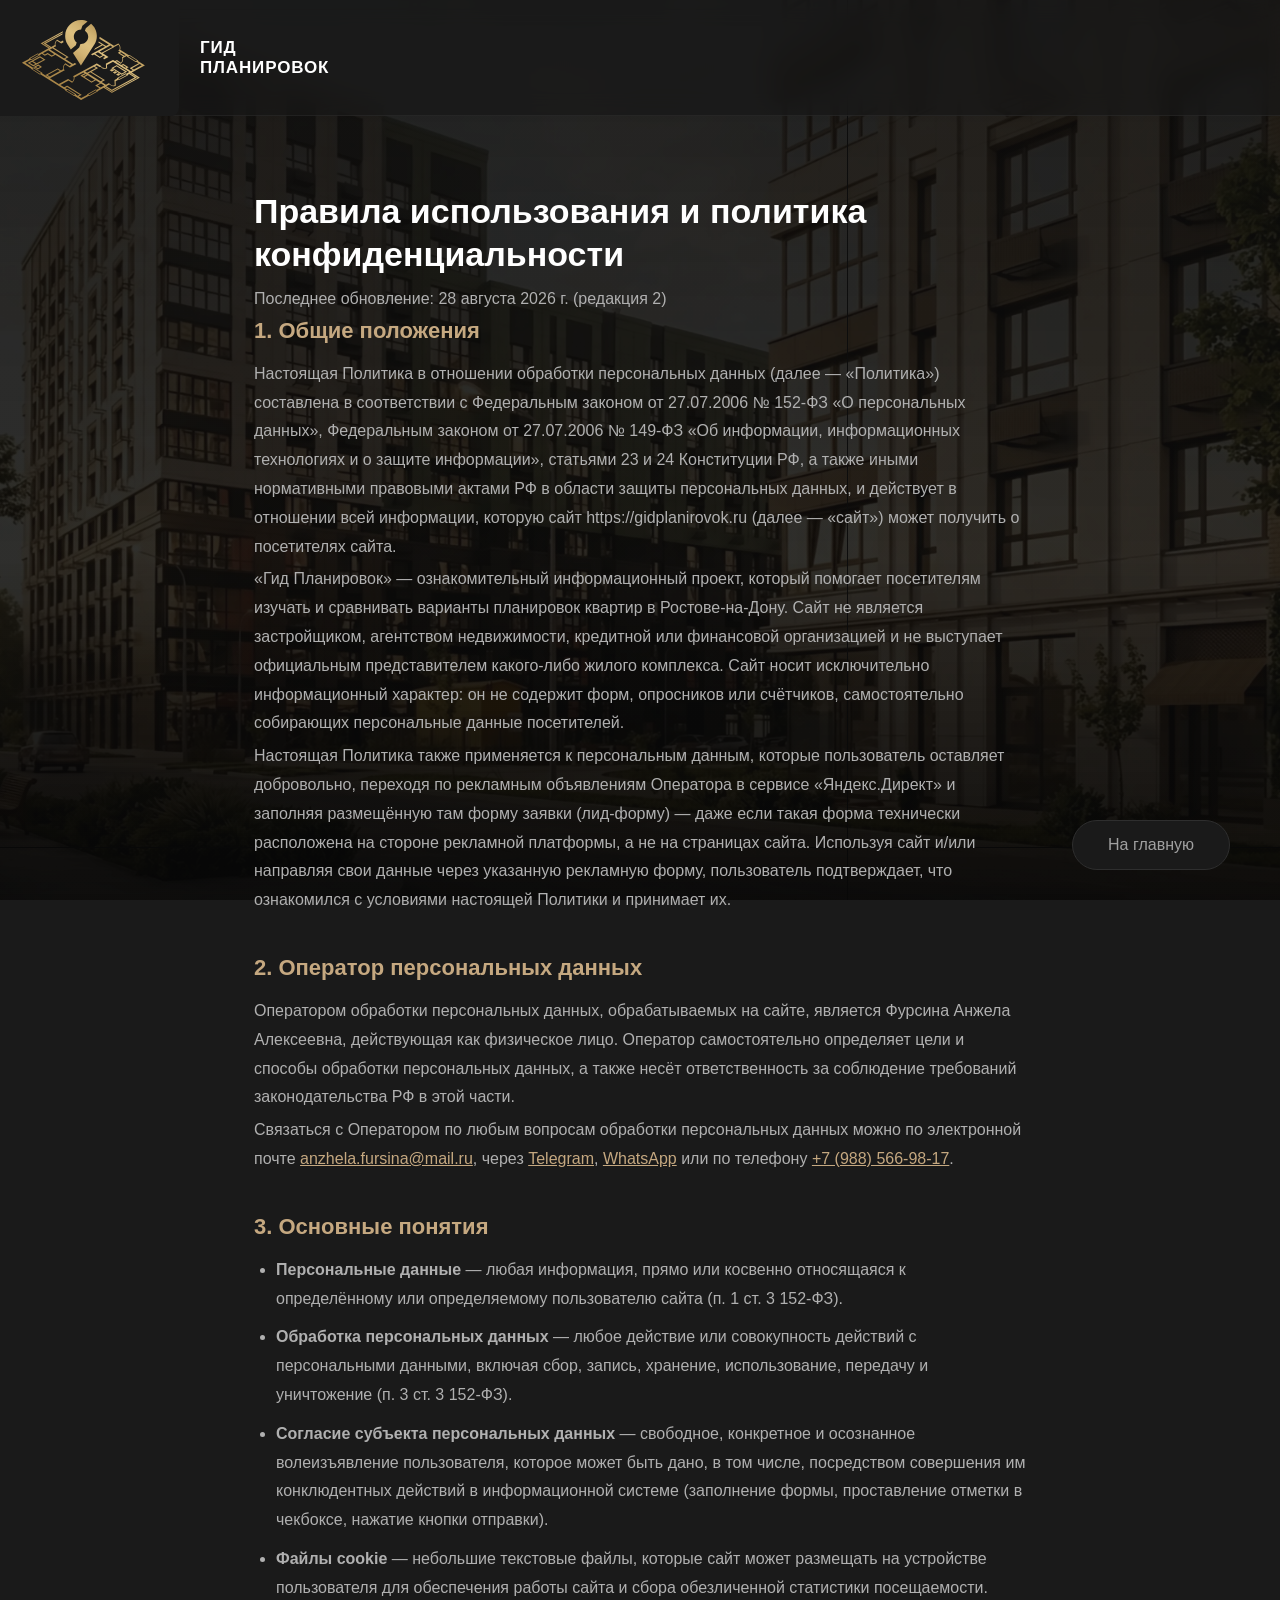
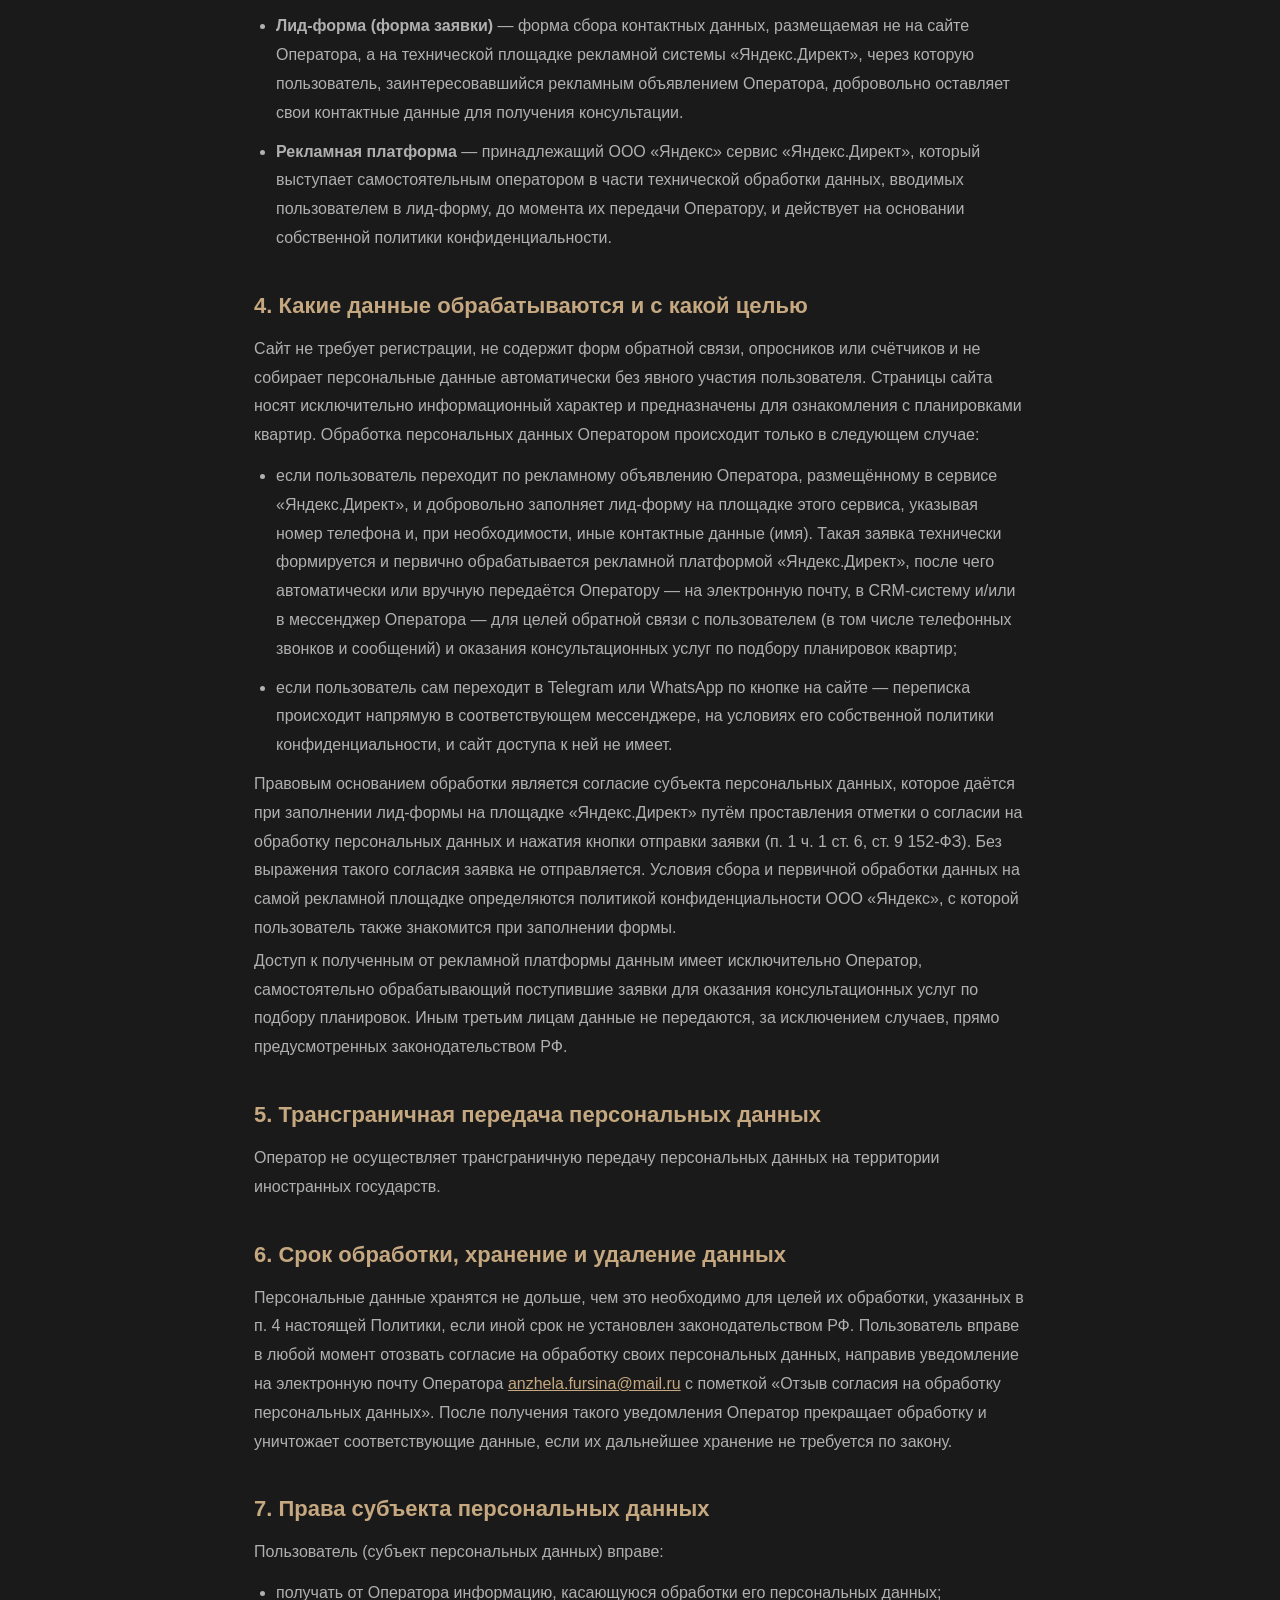
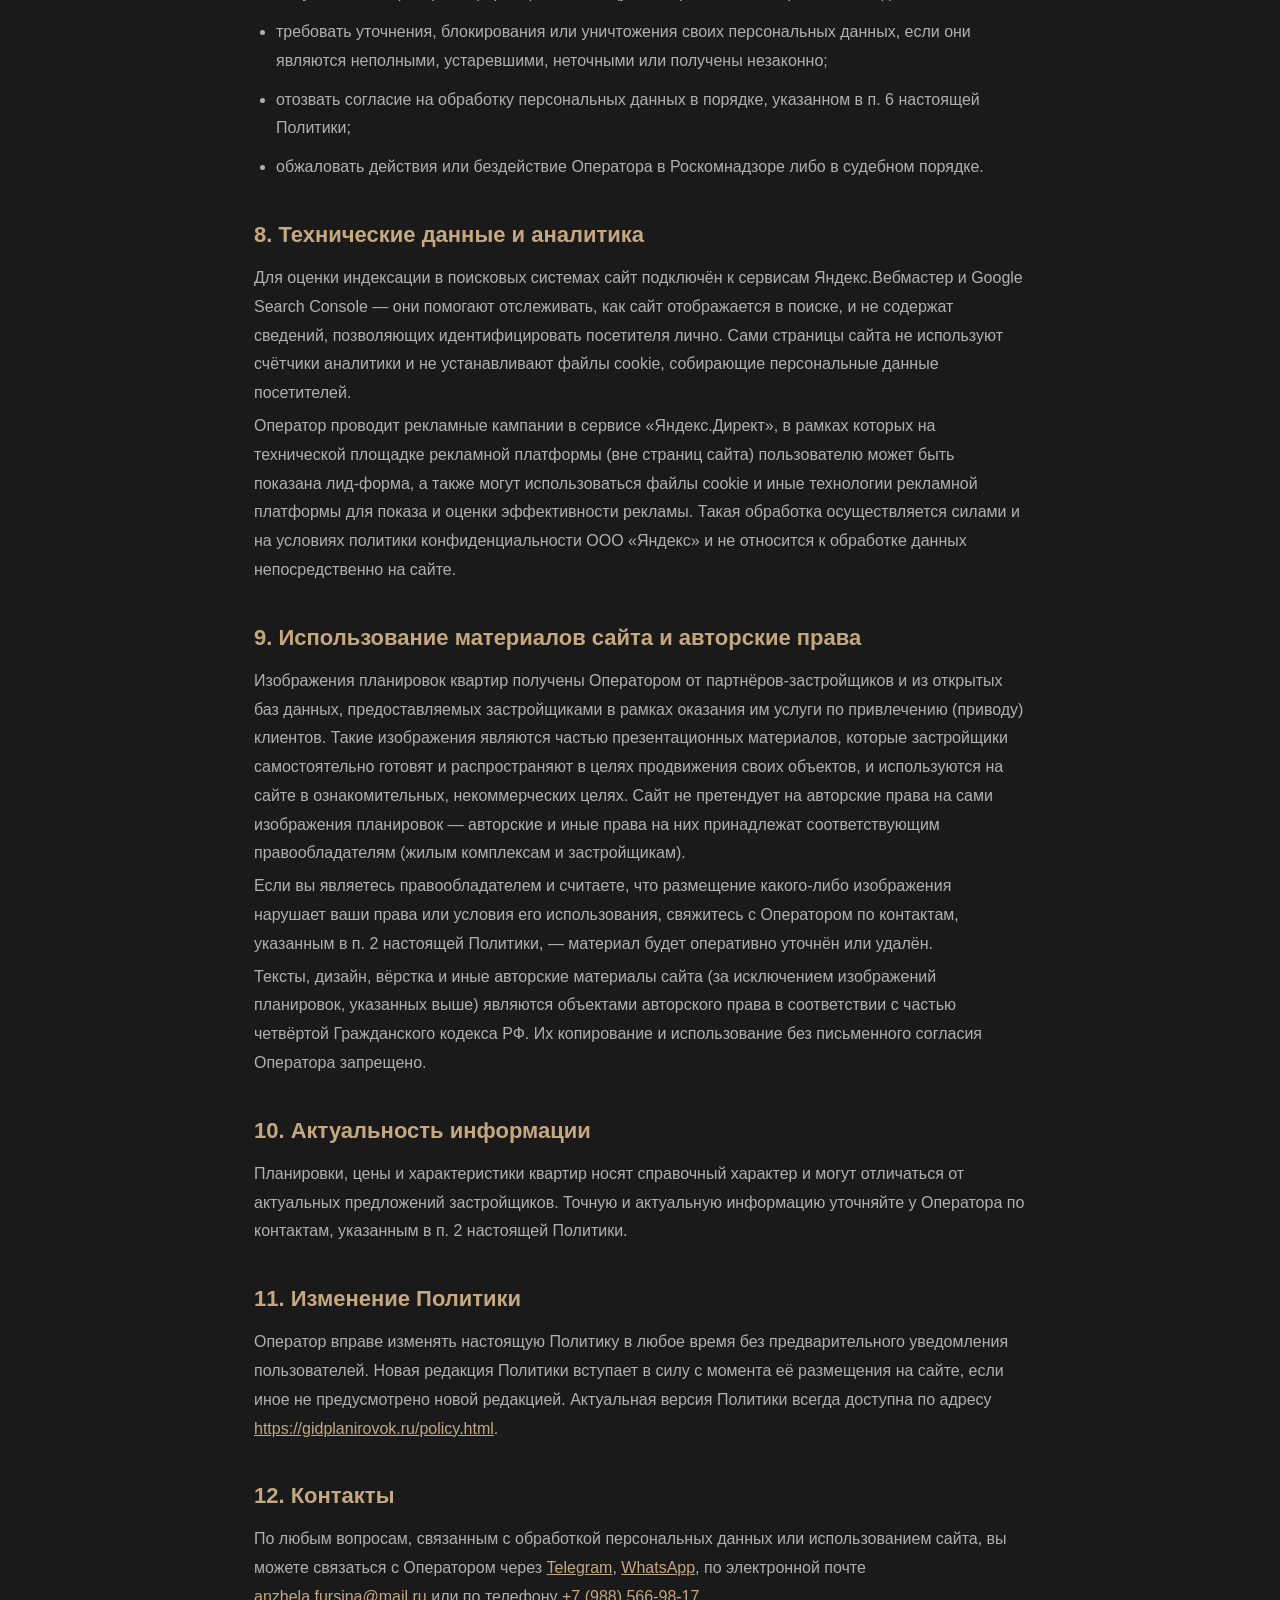
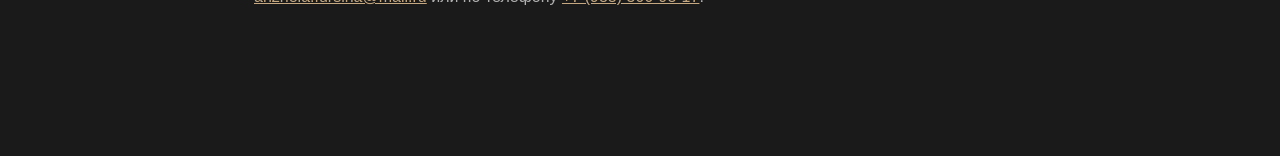
<file: policy.html>
<!DOCTYPE html>
<html lang="ru">
<head>
    <meta charset="UTF-8">
    <meta name="viewport" content="width=device-width, initial-scale=1.0">

    <title>Правила использования и политика конфиденциальности — Гид Планировок</title>
    <meta name="description" content="Правила использования сайта «Гид Планировок» и политика обработки персональных данных.">
    <meta name="robots" content="index, follow">

    <link rel="canonical" href="https://gidplanirovok.ru/policy.html">

    <link rel="icon" href="/favicon.ico" type="image/x-icon">
    <link rel="icon" href="/img/logg.svg" type="image/svg+xml">
    <link rel="apple-touch-icon" href="/img/apple-touch-icon.png">

    <link rel="stylesheet" href="style.css">
</head>
<body>
    <header class="main-header">
        <div class="header-left-bg">
            <a href="index.html" class="logo-link" title="На главную">
                <div class="logo-box">
                    <img src="img/logg.svg" alt="Логотип" class="logo-svg">
                </div>
            </a>
        </div>
        <span class="header-brand-text">Гид Планировок</span>
    </header>

    <main class="policy-container">
        <div class="policy-content fade-in-element">
            <h1>Правила использования и политика конфиденциальности</h1>
            <p class="policy-updated">Последнее обновление: 28 августа 2026 г. (редакция 2)</p>

            <h2>1. Общие положения</h2>
            <p>Настоящая Политика в отношении обработки персональных данных (далее — «Политика») составлена в соответствии с Федеральным законом от 27.07.2006 № 152-ФЗ «О персональных данных», Федеральным законом от 27.07.2006 № 149-ФЗ «Об информации, информационных технологиях и о защите информации», статьями 23 и 24 Конституции РФ, а также иными нормативными правовыми актами РФ в области защиты персональных данных, и действует в отношении всей информации, которую сайт https://gidplanirovok.ru (далее — «сайт») может получить о посетителях сайта.</p>
            <p>«Гид Планировок» — ознакомительный информационный проект, который помогает посетителям изучать и сравнивать варианты планировок квартир в Ростове-на-Дону. Сайт не является застройщиком, агентством недвижимости, кредитной или финансовой организацией и не выступает официальным представителем какого-либо жилого комплекса. Сайт носит исключительно информационный характер: он не содержит форм, опросников или счётчиков, самостоятельно собирающих персональные данные посетителей.</p>
            <p>Настоящая Политика также применяется к персональным данным, которые пользователь оставляет добровольно, переходя по рекламным объявлениям Оператора в сервисе «Яндекс.Директ» и заполняя размещённую там форму заявки (лид-форму) — даже если такая форма технически расположена на стороне рекламной платформы, а не на страницах сайта. Используя сайт и/или направляя свои данные через указанную рекламную форму, пользователь подтверждает, что ознакомился с условиями настоящей Политики и принимает их.</p>

            <h2>2. Оператор персональных данных</h2>
            <p>Оператором обработки персональных данных, обрабатываемых на сайте, является Фурсина Анжела Алексеевна, действующая как физическое лицо. Оператор самостоятельно определяет цели и способы обработки персональных данных, а также несёт ответственность за соблюдение требований законодательства РФ в этой части.</p>
            <p>Связаться с Оператором по любым вопросам обработки персональных данных можно по электронной почте <a href="mailto:anzhela.fursina@mail.ru" class="policy-inline-link">anzhela.fursina@mail.ru</a>, через <a href="https://t.me/anzhela_sk" target="_blank" class="policy-inline-link">Telegram</a>, <a href="https://wa.me/79885669817" target="_blank" class="policy-inline-link">WhatsApp</a> или по телефону <a href="tel:+79885669817" class="policy-inline-link">+7&nbsp;(988)&nbsp;566-98-17</a>.</p>

            <h2>3. Основные понятия</h2>
            <ul>
                <li><strong>Персональные данные</strong> — любая информация, прямо или косвенно относящаяся к определённому или определяемому пользователю сайта (п. 1 ст. 3 152-ФЗ).</li>
                <li><strong>Обработка персональных данных</strong> — любое действие или совокупность действий с персональными данными, включая сбор, запись, хранение, использование, передачу и уничтожение (п. 3 ст. 3 152-ФЗ).</li>
                <li><strong>Согласие субъекта персональных данных</strong> — свободное, конкретное и осознанное волеизъявление пользователя, которое может быть дано, в том числе, посредством совершения им конклюдентных действий в информационной системе (заполнение формы, проставление отметки в чекбоксе, нажатие кнопки отправки).</li>
                <li><strong>Файлы cookie</strong> — небольшие текстовые файлы, которые сайт может размещать на устройстве пользователя для обеспечения работы сайта и сбора обезличенной статистики посещаемости.</li>
                <li><strong>Лид-форма (форма заявки)</strong> — форма сбора контактных данных, размещаемая не на сайте Оператора, а на технической площадке рекламной системы «Яндекс.Директ», через которую пользователь, заинтересовавшийся рекламным объявлением Оператора, добровольно оставляет свои контактные данные для получения консультации.</li>
                <li><strong>Рекламная платформа</strong> — принадлежащий ООО «Яндекс» сервис «Яндекс.Директ», который выступает самостоятельным оператором в части технической обработки данных, вводимых пользователем в лид-форму, до момента их передачи Оператору, и действует на основании собственной политики конфиденциальности.</li>
            </ul>

            <h2>4. Какие данные обрабатываются и с какой целью</h2>
            <p>Сайт не требует регистрации, не содержит форм обратной связи, опросников или счётчиков и не собирает персональные данные автоматически без явного участия пользователя. Страницы сайта носят исключительно информационный характер и предназначены для ознакомления с планировками квартир. Обработка персональных данных Оператором происходит только в следующем случае:</p>
            <ul>
                <li>если пользователь переходит по рекламному объявлению Оператора, размещённому в сервисе «Яндекс.Директ», и добровольно заполняет лид-форму на площадке этого сервиса, указывая номер телефона и, при необходимости, иные контактные данные (имя). Такая заявка технически формируется и первично обрабатывается рекламной платформой «Яндекс.Директ», после чего автоматически или вручную передаётся Оператору — на электронную почту, в CRM-систему и/или в мессенджер Оператора — для целей обратной связи с пользователем (в том числе телефонных звонков и сообщений) и оказания консультационных услуг по подбору планировок квартир;</li>
                <li>если пользователь сам переходит в Telegram или WhatsApp по кнопке на сайте — переписка происходит напрямую в соответствующем мессенджере, на условиях его собственной политики конфиденциальности, и сайт доступа к ней не имеет.</li>
            </ul>
            <p>Правовым основанием обработки является согласие субъекта персональных данных, которое даётся при заполнении лид-формы на площадке «Яндекс.Директ» путём проставления отметки о согласии на обработку персональных данных и нажатия кнопки отправки заявки (п. 1 ч. 1 ст. 6, ст. 9 152-ФЗ). Без выражения такого согласия заявка не отправляется. Условия сбора и первичной обработки данных на самой рекламной площадке определяются политикой конфиденциальности ООО «Яндекс», с которой пользователь также знакомится при заполнении формы.</p>
            <p>Доступ к полученным от рекламной платформы данным имеет исключительно Оператор, самостоятельно обрабатывающий поступившие заявки для оказания консультационных услуг по подбору планировок. Иным третьим лицам данные не передаются, за исключением случаев, прямо предусмотренных законодательством РФ.</p>

            <h2>5. Трансграничная передача персональных данных</h2>
            <p>Оператор не осуществляет трансграничную передачу персональных данных на территории иностранных государств.</p>

            <h2>6. Срок обработки, хранение и удаление данных</h2>
            <p>Персональные данные хранятся не дольше, чем это необходимо для целей их обработки, указанных в п. 4 настоящей Политики, если иной срок не установлен законодательством РФ. Пользователь вправе в любой момент отозвать согласие на обработку своих персональных данных, направив уведомление на электронную почту Оператора <a href="mailto:anzhela.fursina@mail.ru" class="policy-inline-link">anzhela.fursina@mail.ru</a> с пометкой «Отзыв согласия на обработку персональных данных». После получения такого уведомления Оператор прекращает обработку и уничтожает соответствующие данные, если их дальнейшее хранение не требуется по закону.</p>

            <h2>7. Права субъекта персональных данных</h2>
            <p>Пользователь (субъект персональных данных) вправе:</p>
            <ul>
                <li>получать от Оператора информацию, касающуюся обработки его персональных данных;</li>
                <li>требовать уточнения, блокирования или уничтожения своих персональных данных, если они являются неполными, устаревшими, неточными или получены незаконно;</li>
                <li>отозвать согласие на обработку персональных данных в порядке, указанном в п. 6 настоящей Политики;</li>
                <li>обжаловать действия или бездействие Оператора в Роскомнадзоре либо в судебном порядке.</li>
            </ul>

            <h2>8. Технические данные и аналитика</h2>
            <p>Для оценки индексации в поисковых системах сайт подключён к сервисам Яндекс.Вебмастер и Google Search Console — они помогают отслеживать, как сайт отображается в поиске, и не содержат сведений, позволяющих идентифицировать посетителя лично. Сами страницы сайта не используют счётчики аналитики и не устанавливают файлы cookie, собирающие персональные данные посетителей.</p>
            <p>Оператор проводит рекламные кампании в сервисе «Яндекс.Директ», в рамках которых на технической площадке рекламной платформы (вне страниц сайта) пользователю может быть показана лид-форма, а также могут использоваться файлы cookie и иные технологии рекламной платформы для показа и оценки эффективности рекламы. Такая обработка осуществляется силами и на условиях политики конфиденциальности ООО «Яндекс» и не относится к обработке данных непосредственно на сайте.</p>

            <h2>9. Использование материалов сайта и авторские права</h2>
            <p>Изображения планировок квартир получены Оператором от партнёров-застройщиков и из открытых баз данных, предоставляемых застройщиками в рамках оказания им услуги по привлечению (приводу) клиентов. Такие изображения являются частью презентационных материалов, которые застройщики самостоятельно готовят и распространяют в целях продвижения своих объектов, и используются на сайте в ознакомительных, некоммерческих целях. Сайт не претендует на авторские права на сами изображения планировок — авторские и иные права на них принадлежат соответствующим правообладателям (жилым комплексам и застройщикам).</p>
            <p>Если вы являетесь правообладателем и считаете, что размещение какого-либо изображения нарушает ваши права или условия его использования, свяжитесь с Оператором по контактам, указанным в п. 2 настоящей Политики, — материал будет оперативно уточнён или удалён.</p>
            <p>Тексты, дизайн, вёрстка и иные авторские материалы сайта (за исключением изображений планировок, указанных выше) являются объектами авторского права в соответствии с частью четвёртой Гражданского кодекса РФ. Их копирование и использование без письменного согласия Оператора запрещено.</p>

            <h2>10. Актуальность информации</h2>
            <p>Планировки, цены и характеристики квартир носят справочный характер и могут отличаться от актуальных предложений застройщиков. Точную и актуальную информацию уточняйте у Оператора по контактам, указанным в п. 2 настоящей Политики.</p>

            <h2>11. Изменение Политики</h2>
            <p>Оператор вправе изменять настоящую Политику в любое время без предварительного уведомления пользователей. Новая редакция Политики вступает в силу с момента её размещения на сайте, если иное не предусмотрено новой редакцией. Актуальная версия Политики всегда доступна по адресу <a href="https://gidplanirovok.ru/policy.html" class="policy-inline-link">https://gidplanirovok.ru/policy.html</a>.</p>

            <h2>12. Контакты</h2>
            <p>По любым вопросам, связанным с обработкой персональных данных или использованием сайта, вы можете связаться с Оператором через <a href="https://t.me/anzhela_sk" target="_blank" class="policy-inline-link">Telegram</a>, <a href="https://wa.me/79885669817" target="_blank" class="policy-inline-link">WhatsApp</a>, по электронной почте <a href="mailto:anzhela.fursina@mail.ru" class="policy-inline-link">anzhela.fursina@mail.ru</a> или по телефону <a href="tel:+79885669817" class="policy-inline-link">+7&nbsp;(988)&nbsp;566-98-17</a>.</p>
        </div>
    </main>

    <a href="index.html" class="back-button">На главную</a>

    <script src="script.js"></script>
</body>
</html>
</file>
<file: style.css>
/* ============================================================
   1. БАЗА: сброс, тело страницы, фон, защита картинок, анимации появления
   ============================================================ */

html {
    scroll-behavior: smooth; 
    background-color: #1a1a1a; 
    overflow-x: hidden;
    overflow-y: scroll;
    overscroll-behavior-y: none; /* полностью убирает "оттягивание"/отскок на границах страницы */
    -webkit-tap-highlight-color: transparent;
}
* {
    margin: 0;
    padding: 0;
    box-sizing: border-box;
    -webkit-tap-highlight-color: transparent;
}
body {
    position: relative;
    font-family: 'Inter', sans-serif;
    color: #ffffff;
    min-height: 100vh; 
    display: flex;
    flex-direction: column;
}

/* Изображения планировок и карточек: запрет сохранения/долгого нажатия/перетаскивания.
   Полностью защитить картинки в браузере невозможно, но это убирает стандартные способы
   (меню "Сохранить изображение", перетаскивание, drag&drop) для обычного пользователя. */
img {
    -webkit-touch-callout: none;
    -webkit-user-select: none;
    user-select: none;
    -webkit-user-drag: none;
    pointer-events: none;
}

/* ============================================================
   ФОНОВАЯ КАРТИНКА
   Фон фиксирован относительно окна браузера.
   ============================================================ */
body::before {
    content: "";
    position: fixed;
    inset: 0;
    z-index: -2;
    pointer-events: none;
    background: linear-gradient(
        180deg,
        rgba(12, 12, 12, 0.915) 0%,
        rgba(11, 11, 11, 0.85) 62%,
        rgba(7, 7, 7, 0.96) 100%
    );
    background-repeat: no-repeat;
    background-size: 100% 100%;
}

body::after {
    content: "";
    position: fixed;
    inset: 0;
    z-index: -3;
    pointer-events: none;
    background: url('img/1799-1.webp') center center / cover no-repeat;
}

/* ============================================================
   СТАБИЛЬНЫЙ ФОН НА МОБИЛЬНЫХ
   Chrome на Android меняет visual viewport, когда прячет/показывает
   адресную строку. Фиксированный фон с размером 100% пересчитывается
   вместе с viewport и из-за этого может "прыгать".

   Фон остаётся fixed, но его высота берётся из large viewport (lvh) —
   самого большого состояния viewport. Поэтому скрытие адресной
   строки не меняет масштаб фоновой картинки.
   ============================================================ */
@media (max-width: 700px) {
    body::before,
    body::after {
        top: 0;
        right: auto;
        bottom: auto;
        left: 0;
        width: 100%;
        height: 100vh;   /* fallback для старых браузеров */
        height: 100lvh;  /* стабильная высота большого viewport */
    }
}

main {
    flex: 1 0 auto;
    width: 100%;
}

@keyframes fadeInUp {
    from {
        opacity: 0;
        transform: translateY(30px);
    }
    to {
        opacity: 1;
        transform: translateY(0);
    }
}

.fade-in-element {
    animation: fadeInUp 0.8s cubic-bezier(0.25, 1, 0.5, 1) forwards;
}

.smooth-fade {
    opacity: 0;
    transform: translateY(30px);
    animation: smoothAppear 0.8s ease forwards;
}

@keyframes smoothAppear {
    to {
        opacity: 1;
        transform: translateY(0);
    }
}

.delay-1 { animation-delay: 0.1s; }
.delay-2 { animation-delay: 0.3s; }
.delay-3 { animation-delay: 0.5s; }

/* ============================================================
   2. СТИЛИ И ХОВЕРЫ КАРТОЧЕК (ПК)
   ============================================================ */


.apartment-card, .exclusive-card {
    transition: transform 0.6s ease, box-shadow 0.6s ease, opacity 0.6s ease, filter 0.4s ease !important; 
    cursor: pointer;
    opacity: 0;
    transform: translate3d(0, 20px, 0); /* 3D-трансформация для старта */
    
    /* Сглаживание краев и устранение ряби в Chromium/Edge: */
    backface-visibility: hidden;
    -webkit-backface-visibility: hidden;
    will-change: transform, filter; 
    -webkit-mask-image: -webkit-radial-gradient(white, black);
    mask-image: radial-gradient(white, black);
}

/* Затемнение остальных карточек каталога/эксклюзива при наведении на одну из них */
/* Только для устройств с полноценным hover (мышь) — на тачскринах эта дим-подсветка не нужна */
@media (hover: hover) and (pointer: fine) {
    .catalog-grid:hover .apartment-card:not(:hover),
    .exclusive-grid:hover .exclusive-card:not(:hover) {
        filter: brightness(0.5);
    }
}

.exclusive-card.visible,
.apartment-card.visible {
    opacity: 1;
    transform: translate3d(0, 0, 0); /* Плавное появление в 3D */
}

.apartment-card:hover, .exclusive-card:hover {
    transform: translate3d(0, -8px, 0) !important; /* Движение вверх тоже в 3D */
    box-shadow: 0 15px 30px rgba(134, 122, 104, 0.258) !important;
    text-decoration: none; 
}

.apartment-img-placeholder img, 
.exclusive-img-slot img {
    width: 90%;
    height: 90%;
    object-fit: contain; 
    transition: transform 0.5s ease !important;
    background-color: #ffffff; 
    background-clip: padding-box; 
    border-radius: 8px;
    padding: 10px;
    
    /* Сглаживание самой картинки: */
    backface-visibility: hidden;
    -webkit-backface-visibility: hidden;
    transform: translateZ(0); 
}

.apartment-card:hover .apartment-img-placeholder img,
.exclusive-card:hover .exclusive-img-slot img {
    /* Зум картинки переведен в 3D для устранения ряби: */
    transform: scale3d(1.05, 1.05, 1) !important;
}

/* ЗАПЛАТКА ДЛЯ СТЫКА: перекрываем микро-щель между картинкой и нижней плашкой */
.apartment-info-tag,
.exclusive-tag {
    position: relative; /* Нужно для работы псевдоэлемента */
}

.apartment-info-tag::before,
.exclusive-tag::before {
    content: '';
    position: absolute;
    top: -2px; /* Залезаем на 2 пикселя вверх, перекрывая любой стык */
    left: 0;
    width: 100%;
    height: 3px;
    background-color: inherit; /* Берет цвет самой плашки */
    z-index: -1; /* Прячем под содержимое плашки (текст/кнопки) */
}

/* ============================================================
   3. КНОПКИ И СВЯЗЬ (Telegram/WhatsApp/Max, кнопка "Назад")
   ============================================================ */

.tg-capsule-btn {
    display: flex;
    align-items: center;
    justify-content: center;
    gap: 15px;
    margin: 30px auto 0; 
    padding: 15px 40px;
    background-color: #0088cc;
    color: white;
    font-size: 20px;
    font-family: inherit;
    border: none;
    border-radius: 50px; 
    cursor: pointer;
    transition: transform 0.2s, background-color 0.2s;
}

.tg-capsule-btn:hover {
    background-color: #0077b3;
    transform: scale(1.05); 
    box-shadow: 0 4px 15px rgba(0, 136, 204, 0.4);
}

.tg-icon {
    width: 28px;
    height: 28px;
}

.wa-btn {
    background-color: #25D366 !important; 
    border-color: #25D366 !important;
}

.wa-btn:hover {
    background-color: #128C7E !important; 
    border-color: #128C7E !important;
    box-shadow: 0 4px 15px rgba(37, 211, 102, 0.4) !important;
}
.contact-buttons {
    display: flex;
    flex-wrap: nowrap;
    justify-content: center;
    gap: 10px;
    margin-top: 20px;
    width: 100%;
}

.contact-buttons .tg-capsule-btn {
    flex: 1 1 0;
    min-width: 0;
    padding: 12px 14px !important;
    font-size: 15px !important;
    gap: 7px !important;
    white-space: nowrap;
    margin: 0 !important;
}

.contact-buttons .tg-icon {
    width: 18px;
    height: 18px;
    flex-shrink: 0;
}

.contact-buttons .btn-label {
    font-size: 15px;
    font-weight: 600;
}

@media (max-width: 600px) {
    .contact-buttons .tg-capsule-btn {
        padding: 10px 6px !important;
        gap: 5px !important;
    }
    .contact-buttons .tg-icon {
        width: 16px;
        height: 16px;
    }
    .contact-buttons .btn-label {
        font-size: 13px;
    }
}

@media (max-width: 360px) {
    .contact-buttons .tg-capsule-btn {
        padding: 9px 4px !important;
        gap: 4px !important;
    }
    .contact-buttons .btn-label {
        font-size: 12px;
    }
    .contact-buttons .tg-icon {
        width: 15px;
        height: 15px;
    }
}
.back-button {
    position: fixed; 
    bottom: 30px;
    right: 50px;
    background-color: #1a1a1a; 
    color: #a0a0a0;
    border: 1px solid #2e2e2e;
    padding: 15px 35px;
    border-radius: 50px; 
    font-size: 16px;
    font-family: inherit;
    cursor: pointer;
    transition: all 0.3s ease;
    z-index: 1000;
    display: flex;
    align-items: center;
    gap: 10px;
    text-decoration: none;
}

.back-button:hover {
    background-color: #c5a880; 
    color: #121212; 
    border-color: #c5a880;
    transform: translateY(-3px); 
    box-shadow: 0 10px 20px rgba(197, 168, 128, 0.3); 
}


/* ============================================================
   4. ШАПКА САЙТА (ФИКСИРОВАННАЯ, 1920px)
   ============================================================ */


.main-header {
    position: fixed;
    top: 0;
    left: 0;
    width: 100%;
    height: 116px;
    z-index: 1000;
    
    background-color: rgba(23, 23, 23, 0.65); 
    backdrop-filter: blur(12px); 
    -webkit-backdrop-filter: blur(12px); 
    border-bottom: 1px solid rgba(255, 255, 255, 0.05); 
    transform: translateZ(0);
    -webkit-transform: translateZ(0);
    will-change: transform;
}

.header-left-bg {
    position: absolute;
    top: 0;
    left: 0;
    width: 179px;
    height: 116px;
    background-color: #1a1a1a;
    border-bottom-right-radius: 8px;
}

.logo-link {
    display: block;
    width: 100%;
    height: 100%;
}

.logo-box {
    position: absolute;
    top: 10px;
    left: 22px;
    width: 123px; 
    height: 100px; 
    display: flex;
    align-items: center;
    justify-content: center;
    cursor: pointer;
    transition: opacity 0.3s ease;
}

.logo-link:hover .logo-svg {
    opacity: 0.8;
}

.logo-svg {
    width: 100%;  
    height: 100%; 
    object-fit: contain;
}

.header-brand-text {
    position: absolute;
    top: 46px; 
    left: 212px; 
    font-size: 18px;
    font-weight: 600;
    letter-spacing: 0.05em;
    text-transform: uppercase;
    color: #ffffff;
}

.header-right-bg {
    position: absolute;
    top: 0;
    right: 0;
    width: 1119px; 
    max-width: calc(100% - 420px); 
    height: 116px;
    background-color: #1a1a1a;
    border-bottom-left-radius: 8px;
    display: flex;
    justify-content: space-around; 
    align-items: center;
    padding: 0 50px;
}

.nav-link {
    color: #a0a0a0;
    text-decoration: none;
    font-size: 16px;
    font-weight: 500;
    transition: color 0.3s ease;
}

.nav-link:hover {
    color: #ffffff;
}

.spec-link {
    color: #c5a880;
    font-weight: 600;
}


/* ============================================================
   5. ГЛАВНАЯ СТРАНИЦА (index.html)
   ============================================================ */

.main-container {
    padding-top: 116px;
    width: 100%;
    max-width: 1920px;
    box-sizing: border-box;
    margin: 0 auto;
    position: relative;
}

.hero-section {
    position: relative;
    width: 100%;
    height: 320px;
    display: flex;
    flex-direction: column;
    align-items: center;   
    justify-content: center;
    gap: 15px;
}

.main-title {
    display: none;
    font-size: 48px;
    font-weight: 700;
    text-align: center;
    letter-spacing: -0.02em;
    margin: 0;
}

.secondary-title {
    font-size: 48px; 
    font-weight: 700; 
    letter-spacing: -0.02em; 
    text-align: center;
    color: #f8f4f0;
    margin: 0;
}

.main-subtitle {
    font-size: 20px;
    color: #888483;
    text-align: center;
    margin: 0;
}

.categories-grid {
    display: grid;
    grid-template-columns: repeat(3, 440px);
    gap: 40px;
    justify-content: center;
    padding: 20px 0 100px 0;
}

.category-card {
    width: 440px;
    height: 459px;
    text-decoration: none;
    border-radius: 16px;
    overflow: hidden;
    position: relative;
    background-color: #1e1e1e;
    box-shadow: 0 10px 30px rgb(0, 0, 0);
    transition: transform 0.4s cubic-bezier(0.25, 1, 0.5, 1);
    transform: translate3d(0, 0, 0);
    backface-visibility: hidden;
    -webkit-backface-visibility: hidden;
}
.category-card:hover {
    transform: translate3d(0, -8px, 0);
}
.card-image-wrapper {
    width: 100%;
    height: 100%;
    position: relative;
}
/* Оставляем маску ТОЛЬКО для главных карточек (index.html) */
.card-image-wrapper {
    position: relative;
    overflow: hidden;
    -webkit-mask-image: -webkit-radial-gradient(white, black);
    mask-image: radial-gradient(white, black);
    isolation: isolate;
    transform: translateZ(0);
}

/* Убираем выделение текста долгим тапом на кликабельных карточках/кнопках (не на обычном тексте сайта) */
.category-card, .catalog-card, .exclusive-card, .apartment-card,
.tg-capsule-btn, .back-button, .nav-link, .logo-link {
    -webkit-user-select: none;
    user-select: none;
    -webkit-touch-callout: none;
}

/* Для слотов с планировками убираем маску, оставляя изоляцию */
.apartment-img-placeholder,
.exclusive-img-slot {
    position: relative;
    overflow: hidden;
}
.card-img {
    width: 100%;
    height: 100%;
    object-fit: cover;
    transition: transform 0.5s ease;
}

.card-overlay {
    position: absolute;
    inset: -2px;
    border-radius: 18px;
    background-color: rgba(0, 0, 0, 0.7);
    transition: background-color 0.4s ease, backdrop-filter 0.4s ease, -webkit-backdrop-filter 0.4s ease;
    z-index: 1;
    /* Убирает субпиксельные белые щели во время движения/анимации: */
    backface-visibility: hidden;
    -webkit-backface-visibility: hidden;
    outline: 1px solid rgba(0, 0, 0, 0.5);
}

.category-card:hover .card-overlay {
    background-color: rgba(7, 6, 6, 0.866); 
    backdrop-filter: blur(10px);
    -webkit-backdrop-filter: blur(10px); 
}

.category-card:hover .card-img {
    transform: scale(1.03);
}

.card-text {
    position: absolute;
    top: 50%;
    left: 50%;
    transform: translate(-50%, -50%);
    color: #ffffff;
    font-size: 24px;
    font-weight: 600;
    text-align: center;
    z-index: 2;
    transition: all 0.4s ease;
    width: 90%;
}

.category-card:hover .card-text {
    color: #edcc9e; 
    -webkit-text-stroke: 0; 
    letter-spacing: 0.05em;
    text-shadow: 0 0 10px rgba(194, 176, 114, 0.489), 
                 0 0 20px rgba(182, 179, 116, 0.41); 
}

.exclusive-accent {
    border: 1px solid rgba(197, 168, 128, 0.3);
}

.exclusive-accent .card-text {
    color: #edcc9e;
}

/* Карточка "+ Эксклюзивные планировки": оверлей всегда затемнён и заблюрен,
   даже без наведения. При наведении меняется только подъём/зум — как у остальных карточек. */
.exclusive-accent .card-overlay {
    background-color: rgba(7, 6, 6, 0.866);
    backdrop-filter: blur(10px);
    -webkit-backdrop-filter: blur(10px);
}

.about-section, .contacts-section {
    width: 100%;
    padding: 100px 0;
    background: #161616;
    border-top: 1px solid #222;
}

.contacts-section {
    background: #1a1a1a;
}

.section-content {
    width: 1400px;
    margin: 0 auto;
}

.section-content h2 {
    font-size: 36px;
    margin-bottom: 30px;
    color: #c5a880;
}

.section-content p {
    font-size: 18px;
    line-height: 1.8;
    color: #b0b0b0;
    max-width: 800px;
}

.contacts-block p {
    margin-bottom: 15px;
}


/* ============================================================
   6. СТРАНИЦА СТАНДАРТНЫХ ПЛАНИРОВОК (catalog.html)
   ============================================================ */


.catalog-container {
    padding-top: 195px;
    width: 100%;
    max-width: 1920px;
    box-sizing: border-box;
    margin: 0 auto;
}

.catalog-page-title {
    text-align: center;
    font-size: 32px;
    margin-bottom: 31px;
    color: #ffffff;
}

.catalog-grid {
    display: grid;
    grid-template-columns: repeat(3, 517px);
    gap: 50px;
    justify-content: center;
    padding-bottom: 100px;
}

/* Кнопки сортировки "по цене" / "по площади" — овальные, как back-button */
.sort-buttons {
    display: flex;
    justify-content: center;
    gap: 15px;
    margin: 0 auto 40px;
    flex-wrap: wrap;
}

.sort-btn {
    background-color: #1a1a1a;
    color: #a0a0a0;
    border: 1px solid #2e2e2e;
    padding: 12px 28px;
    border-radius: 50px;
    font-size: 15px;
    font-family: inherit;
    cursor: pointer;
    transition: all 0.3s ease;
    display: flex;
    align-items: center;
    gap: 8px;
}

.sort-btn:hover {
    border-color: #c5a880;
    color: #ffffff;
}

.sort-btn.active {
    background-color: #c5a880;
    color: #121212;
    border-color: #c5a880;
    font-weight: 600;
}

.sort-btn .sort-arrow {
    font-size: 13px;
    line-height: 1;
}

.apartment-card {
    width: 517px;
    height: 521px;
    background: #242424;
    border-radius: 12px;
    overflow: hidden;
    position: relative;
    box-shadow: 0 15px 35px rgba(0,0,0,0.4);
    opacity: 0;
    transform: translateY(20px);
    transition: opacity 0.6s ease, transform 0.6s ease;
}

.apartment-img-placeholder {
    width: 100%;
    height: 435px;
    background: #242424;
    display: flex;
    align-items: center;
    justify-content: center;
}
.apartment-info-tag {
    position: absolute;
    bottom: 0;
    left: 0;
    width: 100%; 
    height: 88px;
    background-color: #222222;
    display: flex;
    align-items: center;
    justify-content: space-between; 
    padding: 0 30px; 
    box-sizing: border-box; 
}

.apartment-number {
    font-size: 18px;
    color: #7a7a7a; 
    font-weight: 500;
}

.price-text {
    font-size: 22px;
    font-weight: 600;
    color: #c5a880;
}


/* ============================================================
   7. СТРАНИЦА ЭКСКЛЮЗИВНЫХ ПЛАНИРОВОК (exclusive.html)
   ============================================================ */

.exclusive-container {
    padding-top: 116px;
    width: 100%;
    max-width: 1920px;
    margin: 0 auto;
    box-sizing: border-box;
}

.exclusive-view-wrapper {
    display: flex;             
    justify-content: center;   
    align-items: flex-start;   
    gap: 60px;                 
    width: 100%;
    padding: 0 10px;           
    box-sizing: border-box;
}

.exclusive-content-left {
    max-width: 1182px;        
    width: 100%;               
    position: relative;
}

.exclusive-title {
    position: absolute;
    top: 26px; 
    left: 132px;
    font-size: 36px;
    font-weight: 700;
}

.exclusive-grid {
    margin-top: 124px; 
    margin-left: auto; 
    margin-right: auto;
    display: grid;
    grid-template-columns: repeat(3, 374px);
    gap: 30px;
    justify-content: center; 
    padding-top: 40px; 
    padding-bottom: 100px;
}

.exclusive-card {
    width: 374px;
    height: 459px;
    background: #242424;
    border-radius: 8px;
    overflow: hidden;
    position: relative;
    border: 1px solid #2c2c2c;
}

.exclusive-img-slot {
    width: 100%;
    height: 383px; 
    background: #242424;
    display: flex;
    align-items: center;
    justify-content: center;
}

.exclusive-tag {
    position: absolute;
    bottom: 0;
    left: 0;
    width: 100% !important; 
    height: 78px;
    background-color: #222222;
    display: flex;
    align-items: center;
    justify-content: center; 
    text-align: center;      
    padding: 0 15px;         
    box-sizing: border-box !important;
    font-size: 16px;
    font-weight: 500;
    color: #ffffff;
    border-top: 1px solid #2e2e2e;
    white-space: normal;     
    line-height: 1.3;
    /* Убираем border-top: 1px solid #2e2e2e; */
}
.apartment-info-tag::before {
    content: '';
    position: absolute;
    top: -1px; /* Специально вылезаем на 1 пиксель вверх */
    left: 0;
    width: 100%;
    height: 2px;
    background-color: #222222; /* Цвет твоей плашки */
    z-index: -1; /* Чтобы не перекрывало текст и иконки внутри плашки */
}
.exclusive-sidebar-desktop {
    position: relative;        
    width: 380px;
    flex-shrink: 0;           
    margin-top: 0px;        
    padding-right: 20px;
}

.sidebar-title {
    margin-top: 166px; 
    font-size: 24px;
    font-weight: 600;
    color: #c5a880;
    line-height: 1.4;
}

.sidebar-text-block {
    margin-top: 44px; 
    font-size: 16px;
    line-height: 1.8;
    color: #a0a0a0;
}

.sidebar-text-block p {
    margin-bottom: 20px;
}

#exclusive-step-2 .catalog-container {
    padding-top: 20px; 
    margin-top: 0;
}

#exclusive-step-2 .catalog-page-title {
    margin-top: 60px;       
    margin-bottom: 30px;    
}


/* ============================================================
   8. ФИКС МАКЕТА ДЛЯ СТРАНИЦЫ ДЕТАЛЕЙ (details.html) - ПК версия
   ============================================================ */


.details-container {
    width: 100%;
    max-width: 1400px;
    margin: 0 auto;   
    padding-top: 200px; 
    padding-bottom: 100px;
}

.details-wrapper {
    display: flex;
    align-items: center;
    justify-content: center;
    gap: 80px; 
    margin-top: 0 !important; 
    padding: 0 40px; 
}

.details-right {
    max-width: 600px; 
}

.details-title {
    font-size: 40px;
    line-height: 1.2;
    margin-bottom: 20px;
}

.details-subtitle {
    font-size: 18px;
    line-height: 1.6;
    color: #b0b0b0;
}
.social-icons-bar {
    display: flex;
    gap: 12px;
    align-items: center;
    flex-wrap: wrap;
}

.social-icon {
    display: flex;
    align-items: center;
    justify-content: center;
    width: 44px;
    height: 44px;
    background-color: #242424;
    border: 1px solid #333333;
    border-radius: 50%;
    color: #ffffff;
    text-decoration: none;
    transition: all 0.3s ease;
}

.social-icon svg {
    width: 20px;
    height: 20px;
    fill: currentColor;
    transition: transform 0.3s ease;
}

.social-icon:hover {
    background-color: #c5a880; 
    border-color: #c5a880;
    color: #121212;
    transform: translateY(-4px);
    box-shadow: 0 6px 18px rgba(197, 168, 128, 0.35);
}

.social-icon:hover svg {
    transform: scale(1.1);
}


/* ============================================================
   9. АДАПТИВНОСТЬ (МЕДИА-ЗАПРОСЫ)
   ============================================================ */


@media (max-width: 1669px) {
    .main-container, .catalog-container, .exclusive-container {
        width: 100%;            
        max-width: 1920px;       
        margin: 0 auto;          
        box-sizing: border-box;  
}
    
    .header-brand-text { 
        font-size: 17px !important; 
        white-space: normal !important; 
        max-width: 95px !important; 
        line-height: 1.2 !important; 
        top: 38px !important; 
        left: 200px !important; 
    }

    .section-content {
        width: 100% !important;
        max-width: 1100px !important;
        margin: 0 auto !important;
        padding-left: 10px !important;
        padding-right: 25px !important;
        box-sizing: border-box !important;
    }

    .categories-grid, .catalog-grid {
        grid-template-columns: repeat(auto-fit, minmax(350px, 1fr)) !important;
        max-width: 1380px !important;
        width: 100% !important;
        margin: 0 auto !important; 
        padding: 20px 28px 90px !important;
        gap: 20px !important;
        box-sizing: border-box !important;
    }
    
    .exclusive-grid {
        grid-template-columns: repeat(auto-fit, minmax(280px, 1fr)) !important;
        max-width: 1200px !important;
        width: 100% !important;
        margin: 0 auto !important;
        padding: 40px 28px 90px !important;
    }

    .category-card, .apartment-card, .exclusive-card {
        width: 100% !important;
        height: auto !important;
        aspect-ratio: 440 / 459;
    }

    .apartment-img-placeholder, .exclusive-img-slot {
        height: 80% !important;
    }
    .apartment-info-tag, .exclusive-tag {
        height: 20% !important;
    }

    .exclusive-sidebar-desktop {
         display: none !important; 
    }
    .exclusive-content-left {
         width: 100% !important;
    }
    .exclusive-title {
         margin-left: 0 !important;
         text-align: center;
    }
}

@media (max-width: 1350px) {
    .details-wrapper {
        gap: 40px !important; 
        padding: 0 30px !important;
    }
    
    .details-left .apartment-card {
        width: 450px !important;
        height: 460px !important; 
    }
    .details-left .apartment-img-placeholder {
        height: 372px !important; 
    }
    
    .details-title { font-size: 34px !important; margin-bottom: 15px !important; }
    .details-subtitle { font-size: 17px !important; }
}

@media (max-width: 1088px) {
    .header-right-bg .nav-link:nth-child(2) {
        display: none !important;
    }
    .section-content h2 {
        font-size: 32px !important;
        margin-bottom: 20px !important;
    }
    .section-content p {
        font-size: 17px !important;
        line-height: 1.6 !important;
    }
    
    .details-wrapper {
        gap: 40px !important;
        padding: 0 20px !important;
    }
    .details-left .apartment-card {
        width: 400px !important;
        height: 410px !important;
    }
    .details-left .apartment-img-placeholder {
        height: 330px !important; 
    }
    .details-left .apartment-info-tag {
        height: 80px !important;
    }
    .details-title { font-size: 32px !important; }
    .details-subtitle { font-size: 16px !important; }
    .tg-capsule-btn { font-size: 18px !important; padding: 12px 30px !important; margin-top: 20px !important; }
}

@media (max-width: 996px) {
    .header-right-bg .nav-link:first-child {
        display: none !important;
    }
}

@media (max-width: 700px) {
    /* На мобильных backdrop-filter на фиксированной шапке поверх фиксированного
       фона — частая причина серых артефактов и рывков при скролле на Android. */
    .main-header {
        backdrop-filter: none !important;
        -webkit-backdrop-filter: none !important;
        background-color: rgba(23, 23, 23, 0.92) !important;
    }
}

@media (max-width: 900px) {
    .main-header { height: 83px !important; }
    .header-left-bg { width: 262px !important; height: 83px !important; }
    .header-right-bg { height: 74px !important; }
    .logo-box { top: 13px !important; left: 12px !important; width: 80px !important; height: 58px !important; }
    .header-brand-text { top: 25px !important; left: 111px !important; font-size: 14px !important; }

    .main-container, .exclusive-container { padding-top: 85px !important; }
    .catalog-container { padding-top: 105px !important;}
    .apartment-info-tag {
        padding: 0 8px !important; 
        display: flex !important;
        justify-content: space-between !important;
        align-items: center !important;
    }

    .price-text {
        white-space: nowrap !important; 
        margin-right: 5px; 
    }

    .apartment-number {
        white-space: nowrap !important;
        text-align: right;
    }
    .categories-grid, .catalog-grid, .exclusive-grid {
        grid-template-columns: repeat(2, 1fr) !important; 
        gap: 10px !important;
        width: 100% !important;
        box-sizing: border-box !important;
        padding: 15px 18px 60px !important;
    }
    .categories-grid {
        padding-bottom: 30px !important;
    }

    #exclusive-step-2 .catalog-container {
        padding-top: 10px !important;
        margin-top: 0 !important;
    }
    #exclusive-step-2 .catalog-page-title {
        margin-top: 10px !important;
        margin-bottom: 20px !important;
        
    }

    .category-card, .catalog-card, .exclusive-card {
        min-width: 0 !important; 
    }
    
    .section-content { padding-left: 20px !important; padding-right: 20px !important; }
    .section-content h2 { font-size: 30px !important; margin-bottom: 20px !important; }
    .section-content p { font-size: 15px !important; line-height: 1.6 !important; }
    
    .card-text { 
        font-size: 18px !important;
        white-space: normal !important;
        line-height: 1.2 !important;
        text-align: center !important;
        word-wrap: break-word !important;
        padding: 5px !important;
    }
    
    .price-text, .apartment-number { font-size: 16px !important; padding-left: 10px !important; }
    .exclusive-tag { 
        font-size: 15px !important; 
        padding: 0 5px !important; 
        text-align: center; 
        justify-content: center; 
        white-space: normal !important;
        line-height: 1.2 !important;
    }

    .header-right-bg { justify-content: flex-end; gap: 15px; background: transparent !important; }
    .nav-link { display: none; }
    .spec-link { display: block; font-size: 14px; }

    .hero-section { height: auto !important; padding: 24px 0 40px 0 !important; }
    .main-title, .catalog-page-title { font-size: 28px !important; } 
    .catalog-page-title { margin-bottom: 15px !important; }
    .secondary-title { font-size: 28px !important; } 
    .main-subtitle { font-size: 16px !important; }

    .details-container {
        padding-top: 20px !important; 
    }
    
    .details-wrapper { 
        flex-direction: column !important; 
        gap: 40px !important; 
        margin-top: 108px !important; 
        padding: 0 10px; 
    }
    
    .details-left, .details-right { width: 100% !important; }
    
    .details-left .apartment-card {
        width: 100% !important;
        max-width: 450px !important;
        height: auto !important;
        aspect-ratio: 517 / 521;
        margin: 0 auto;
    }
    .details-left .apartment-img-placeholder { height: 80% !important; }
    .details-left .apartment-info-tag { height: 20% !important; }
    
    .details-right {
        max-width: 100% !important;
        padding: 0 10px;
    }
    .details-title { font-size: 28px !important; text-align: center; }
    .details-subtitle { font-size: 15px !important; text-align: center; }
    .tg-capsule-btn { margin: 20px auto 0 !important; }
    .back-button { bottom: 20px !important; right: 20px !important; padding: 10px 20px !important; font-size: 14px !important; }}

@media (max-width: 586px) {
    .section-content h2 { font-size: 27px !important; }
    
    .card-text { font-size: 16px !important; }
    .price-text, .apartment-number { font-size: 13px !important; }
    .exclusive-tag { font-size: 13px !important; }

    .main-title, .catalog-page-title { font-size: 24px !important; } 
    .secondary-title { font-size: 27px !important; } 
    .main-subtitle { font-size: 16px !important; } 

    .nav-link { display: none; }
    .section-content h2 {
        font-size: 25px !important;
        margin-bottom: 20px !important;
    }
    .details-container {
        padding-top: 10px !important; 
    }
    .details-wrapper {
        margin-top: 93px !important; 
    }
    .details-left .apartment-card {
        max-width: 320px !important; 
    }
    .details-title { font-size: 24px !important; }
    .details-subtitle { font-size: 14px !important; }
    .tg-capsule-btn { font-size: 16px !important; padding: 10px 25px !important; }

    /* Компактнее отступы вокруг кнопок сортировки на телефоне */
    .sort-buttons { margin: 0 auto 15px !important; gap: 10px !important; }
}


/* ============================================================
   10. СТРАНИЦА ПРАВИЛ / ПОЛИТИКИ (policy.html)
   ============================================================ */

.policy-container {
    width: 100%;
    max-width: 1920px;
    box-sizing: border-box;
    margin: 0 auto;
    padding-top: 190px;
    padding-bottom: 140px;
}

.policy-content {
    width: 100%;
    max-width: 820px;
    margin: 0 auto;
    padding: 0 24px;
}

.policy-content h1 {
    font-size: 34px;
    line-height: 1.25;
    margin-bottom: 10px;
    color: #ffffff;
}

.policy-updated {
    font-size: 14px;
    color: #7a7a7a;
    margin-bottom: 45px;
}

.policy-content h2 {
    font-size: 22px;
    color: #c5a880;
    margin-top: 40px;
    margin-bottom: 16px;
}

.policy-content h2:first-of-type {
    margin-top: 0;
}

.policy-content p {
    font-size: 16px;
    line-height: 1.8;
    color: #b0b0b0;
    margin-bottom: 4px;
}

.policy-content ul {
    margin: 12px 0 4px 22px;
    padding: 0;
}

.policy-content ul li {
    font-size: 16px;
    line-height: 1.8;
    color: #b0b0b0;
    margin-bottom: 10px;
}

.policy-inline-link {
    color: #c5a880;
    text-decoration: underline;
    transition: color 0.3s ease;
}

.policy-inline-link:hover {
    color: #ffffff;
}

@media (max-width: 900px) {
    .policy-container {
        padding-top: 105px;
        padding-bottom: 90px;
    }
    .policy-content h1 {
        font-size: 26px;
    }
    .policy-content h2 {
        font-size: 19px;
        margin-top: 32px;
    }
    .policy-content p,
    .policy-content ul li {
        font-size: 15px;
        line-height: 1.7;
    }
}

/* ============================================================
   11. ФУТЕР
   ============================================================ */


.main-footer {
    background: linear-gradient(180deg, #1a1a1a 0%, #161616 100%);
    border-top: 1px solid #2e2e2e;
    padding: 50px 0 20px 0; 
    width: 100%;
    flex-shrink: 0;
    margin-top: auto;
    box-shadow: 0 100px 0 100px #161616; /* небольшой запас под мягкое пружинистое оттягивание, без лишней прокрутки */
}
.minimal-footer {
    padding: 16px 0 !important; 
}

.minimal-footer .footer-bottom {
    margin-top: 0 !important;    
    padding-top: 0 !important;
    border-top: none !important; 
}

.footer-container {
    width: 100%;
    max-width: 1400px;
    margin: 0 auto 30px;
    display: grid;
    grid-template-columns: repeat(3, 1fr); 
    gap: 60px;
    padding: 0 40px;
    box-sizing: border-box;
}

.footer-col {
    display: flex;
    flex-direction: column;
    align-items: flex-start;
}

.footer-title {
    font-size: 18px;
    font-weight: 700;
    color: #c5a880; 
    margin-bottom: 25px;
    text-transform: uppercase;
    letter-spacing: 0.05em;
}

.footer-link {
    font-size: 20px; 
    font-weight: 600;
    color: #ffffff;
    text-decoration: none;
    margin-bottom: 10px; 
    transition: color 0.3s ease, transform 0.3s ease;
}

.footer-link:hover {
    color: #c5a880;
    transform: translateX(5px); 
}

.footer-text {
    font-size: 15px;
    line-height: 1.6;
    color: #a0a0a0;
}

.footer-address {
    font-size: 18px; 
    font-weight: 500;
    color: #ffffff;
}
@media (max-width: 1088px) {
    .footer-container {
        gap: 40px;
    }
    .footer-link {
        font-size: 18px; 
    }
}

@media (max-width: 900px) {
    .footer-container {
        grid-template-columns: 1fr; 
        text-align: center;
        gap: 40px;
    }
    .footer-col {
        align-items: center; 
    }
    .footer-link:hover {
        transform: none; 
    }
}
.footer-bottom {
    text-align: center;
    padding: 20px 20px 6px;
    margin-top: 10px;
    background: transparent;
    border-top: 1px solid rgba(255, 255, 255, 0.1); 
    font-size: 12px;
    color: #a0a0a0; 
    width: 100%;
    box-sizing: border-box;
}

.footer-bottom p {
    margin: 3px 0;
}

.privacy-link {
    color: #a0a0a0;
    text-decoration: underline;
    transition: color 0.3s ease;
}

.privacy-link:hover {
    color: #c5a880;
}
</file>
